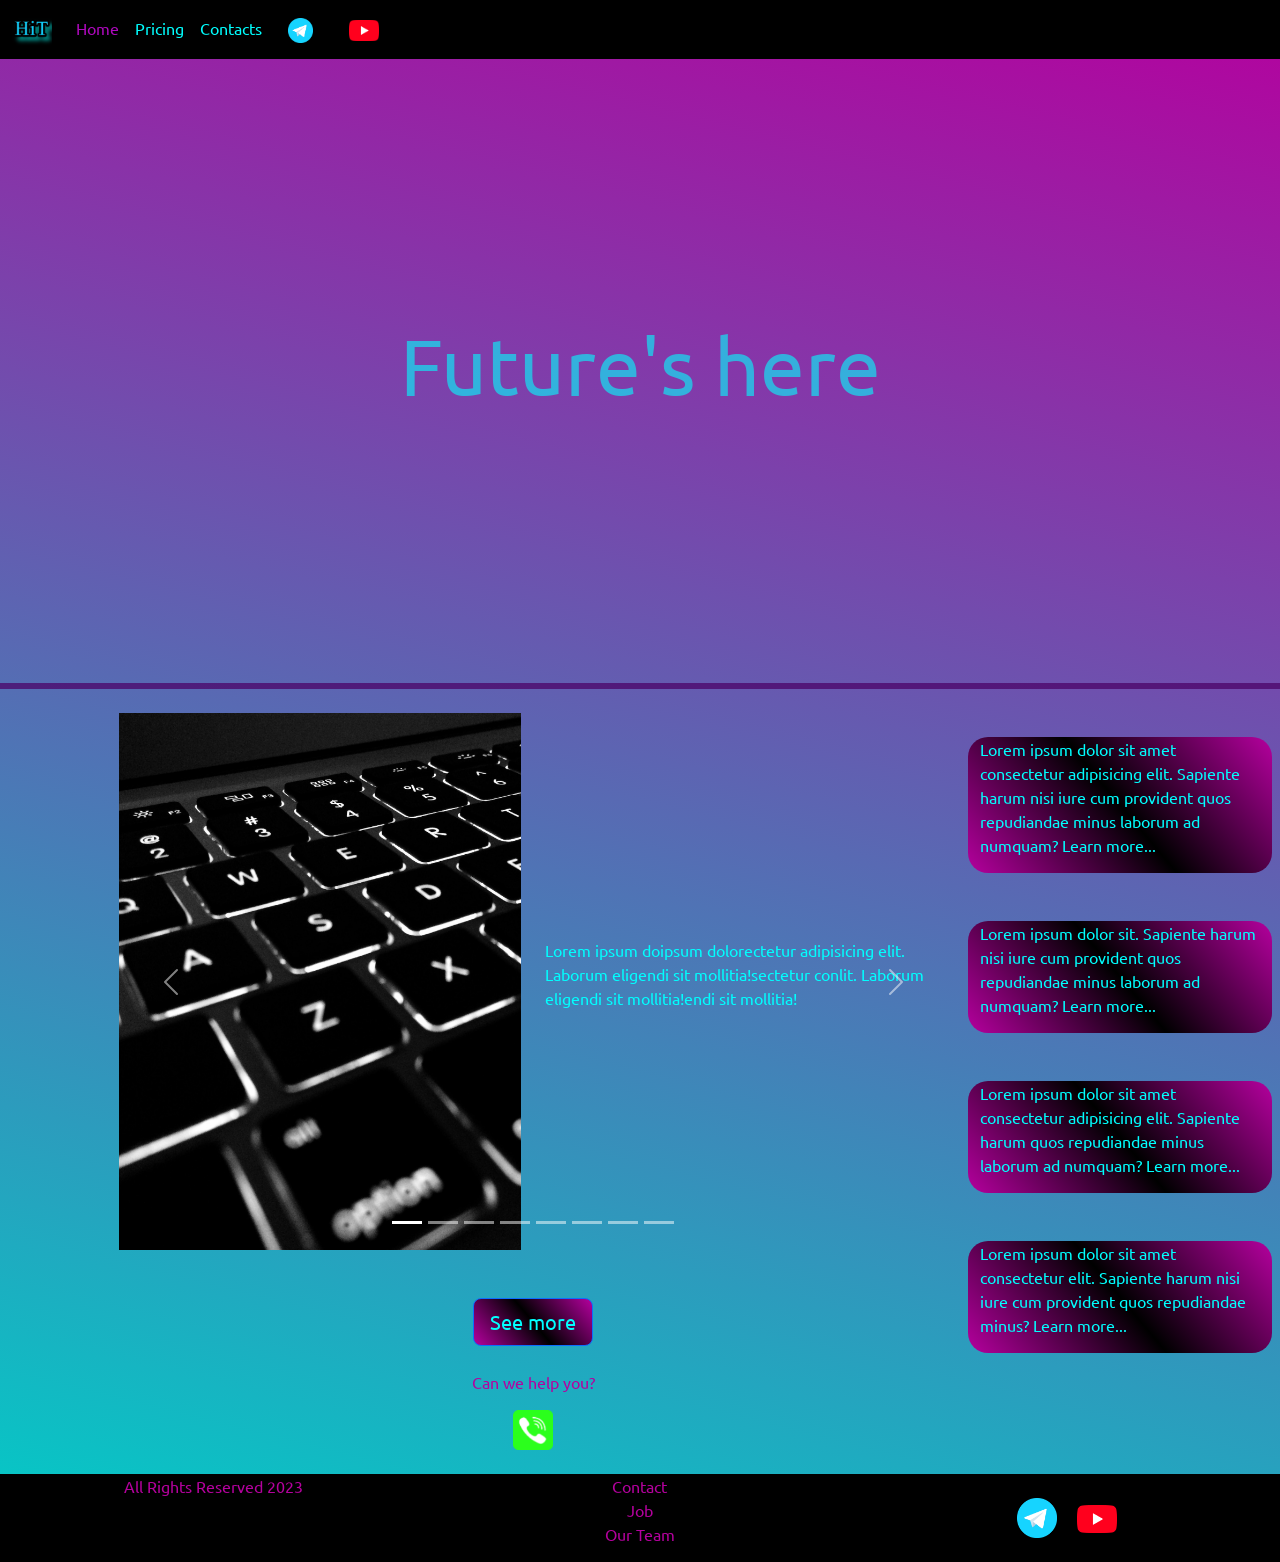
<file: Hit/index.html>
<!DOCTYPE html>
<html lang="en">

<head>
  <meta charset="UTF-8">
  <meta http-equiv="X-UA-Compatible" content="IE=edge">
  <meta name="viewport" content="width=device-width, initial-scale=1.0">
  <link href="https://cdn.jsdelivr.net/npm/bootstrap@5.3.0-alpha1/dist/css/bootstrap.min.css" rel="stylesheet"
    integrity="sha384-GLhlTQ8iRABdZLl6O3oVMWSktQOp6b7In1Zl3/Jr59b6EGGoI1aFkw7cmDA6j6gD" crossorigin="anonymous">
  <link rel="stylesheet" href="source/style/mycss.css">
  <link rel="stylesheet" href="source/style/bgVideo.css">

  <link rel="apple-touch-icon" sizes="180x180" href="source/icon/apple-touch-icon.png">
  <link rel="icon" type="image/png" sizes="32x32" href="source/icon/favicon-32x32.png">
  <link rel="icon" type="image/png" sizes="16x16" href="source/icon/favicon-16x16.png">
  <link rel="manifest" href="source/icon/site.webmanifest">

  <title>Hit</title>
</head>

<body>
  <header>
    <nav class="navbar navbar-expand-lg bg-black">
      <div class="container-fluid">
        <a class="navbar-brand" href="#"><img src="source/images/logo.png" alt=""></a>
        <button class="navbar-toggler" type="button" data-bs-toggle="collapse" data-bs-target="#navbarSupportedContent"
          aria-controls="navbarSupportedContent" aria-expanded="false" aria-label="Toggle navigation">
          <span class="navbar-toggler-icon"></span>
        </button>
        <div class="collapse navbar-collapse" id="navbarSupportedContent">
          <ul class="navbar-nav me-auto mb-2 mb-lg-0">
            <li class="nav-item">
              <a class="nav-link active" aria-current="page" href="index.html">Home</a>
            </li>
            <li class="nav-item">
              <a class="nav-link" href="pricing.html">Pricing</a>
            </li>
            <li class="nav-item">
              <a class="nav-link" href="pricing.html">Contacts</a>
            </li>
            <li class="nav-item">
              <a class="nav-link" href="pricing.html">
                <img style="width: 25px; margin-inline:10px;" src="source/images/tg.png" alt="tg">
              </a>
            </li>
            <li class="nav-item">
              <a class="nav-link" href="pricing.html">
                <img style="width: 30px; margin-inline:10px;" src="source/images/yt.png" alt="yt">
              </a>
            </li>
          </ul>
        </div>
      </div>
    </nav>
  </header>

  <section>

    <div class="bg-video">
      <video src="source/video/mixkit-northern-lights-of-blue-and-green-colors-in-the-night-4038-medium.mp4"
        type="video/mp4" autoplay muted loop></video>
      <div class="video-text">
        <p>Future's here</p>
      </div>
    </div>

    <div class="container-fluid mt-4">
      <div class="row">
        <div class="col-lg-1">
        </div>

        <div class="col-lg-8 col-md-12">
          <div class="row">

            <div id="carouselExampleIndicators" class="carousel slide" data-bs-ride="true">
              <div class="carousel-indicators">
                <button type="button" data-bs-target="#carouselExampleIndicators" data-bs-slide-to="0" class="active"
                  aria-current="true" aria-label="Slide 1"></button>
                <button type="button" data-bs-target="#carouselExampleIndicators" data-bs-slide-to="1"
                  aria-label="Slide 2"></button>
                <button type="button" data-bs-target="#carouselExampleIndicators" data-bs-slide-to="2"
                  aria-label="Slide 3"></button>
                <button type="button" data-bs-target="#carouselExampleIndicators" data-bs-slide-to="3"
                  aria-label="Slide 4"></button>
                <button type="button" data-bs-target="#carouselExampleIndicators" data-bs-slide-to="4"
                  aria-label="Slide 5"></button>
                <button type="button" data-bs-target="#carouselExampleIndicators" data-bs-slide-to="5"
                  aria-label="Slide 6"></button>
                <button type="button" data-bs-target="#carouselExampleIndicators" data-bs-slide-to="6"
                  aria-label="Slide 7"></button>
                <button type="button" data-bs-target="#carouselExampleIndicators" data-bs-slide-to="7"
                  aria-label="Slide 8"></button>
              </div>
              <div class="carousel-inner">
                <div class="carousel-item active">
                  <div class="d-block w-100">
                    <div class="row">
                      <div class="col-lg-6 col-md-6">
                        <img src="source/images/acc.png" class="w-100" alt="cpu">
                      </div>
                      <div class="col-lg-6 col-md-6 slide-text">
                        <p>Lorem ipsum doipsum dolorectetur adipisicing elit. Laborum eligendi sit mollitia!sectetur
                          conlit. Laborum eligendi sit mollitia!endi sit mollitia!</p>
                      </div>
                    </div>
                  </div>
                </div>
                <div class="carousel-item">
                  <div class="d-block w-100">
                    <div class="row">
                      <div class="col-lg-6 col-md-6">
                        <img src="source/images/controller.png" class="w-100" alt="controller">
                      </div>
                      <div class="col-lg-6 col-md-6 slide-text">
                        <p>Lorem ipsum dolor sit amet, consectetur adipisicing elit. LLorem gendi sit mollitia!aborum
                          eligendi sit mollitia!</p>
                      </div>
                    </div>
                  </div>
                </div>
                <div class="carousel-item">
                  <div class="d-block w-100">
                    <div class="row">
                      <div class="col-lg-6 col-md-6">
                        <img src="source/images/cpu.png" class="w-100" alt="cpu">
                      </div>
                      <div class="col-lg-6 col-md-6 slide-text">
                        <p>Lorem ipsum dolor sit amet, consectetur adipisicing elit. LLorem gendi sit mollitia!aborum
                          eligendi sit mollitia!</p>
                      </div>
                    </div>
                  </div>
                </div>
                <div class="carousel-item">
                  <div class="d-block w-100">
                    <div class="row">
                      <div class="col-lg-6 col-md-6">
                        <img src="source/images/gaming pc.png" class="w-100" alt="pc">
                      </div>
                      <div class="col-lg-6 col-md-6 slide-text">
                        <p>Lorem ipsum dolor sit amet, consectetur adipisicing elit. LLorem gendi sit mollitia!aborum
                          eligendi sit mollitia!</p>
                      </div>
                    </div>
                  </div>
                </div>
                <div class="carousel-item">
                  <div class="d-block w-100">
                    <div class="row">
                      <div class="col-lg-6 col-md-6">
                        <img src="source/images/gpu.png" class="w-100" alt="gpu">
                      </div>
                      <div class="col-lg-6 col-md-6 slide-text">
                        <p>Lorem ipsum dolor sit amet, consectetur adipisicing elit. LLorem gendi sit mollitia!aborum
                          eligendi sit mollitia!</p>
                      </div>
                    </div>
                  </div>
                </div>
                <div class="carousel-item">
                  <div class="d-block w-100">
                    <div class="row">
                      <div class="col-lg-6 col-md-6">
                        <img src="source/images/laptop.png" class="w-100" alt="laptop">
                      </div>
                      <div class="col-lg-6 col-md-6 slide-text">
                        <p>Lorem ipsum dolor sit amet, consectetur adipisicing elit. Laborum eligend olor sit amet,
                          consectetur adipisicing elit. Laborum eligendi sit mollitia!</p>
                      </div>
                    </div>
                  </div>
                </div>
                <div class="carousel-item">
                  <div class="d-block w-100">
                    <div class="row">
                      <div class="col-lg-6 col-md-6">
                        <img src="source/images/vr.png" class="w-100" alt="vr">
                      </div>
                      <div class="col-lg-6 col-md-6 slide-text">
                        <p>Lorem ipsum dolor sit amet, consectetur adipisicing elit. Laborum eligend olor sit amet,
                          consectetur adipisicing elit. Laborum eligendi sit mollitia!</p>
                      </div>
                    </div>
                  </div>
                </div>
                <div class="carousel-item">
                  <div class="d-block w-100">
                    <div class="row">
                      <div class="col-lg-6 col-md-6">
                        <img src="source/images/other.png" class="w-100" alt="other">
                      </div>
                      <div class="col-lg-6 col-md-6 slide-text">
                        <p>Lorem ipsum dolor sit amet, consectetur adipisicing elit. Laborum eligend olor sit amet,
                          consectetur adipisicing elit. Laborum eligendi sit mollitia!</p>
                      </div>
                    </div>
                  </div>
                </div>
              </div>
              <button class="carousel-control-prev" type="button" data-bs-target="#carouselExampleIndicators"
                data-bs-slide="prev">
                <span class="carousel-control-prev-icon" aria-hidden="true"></span>
                <span class="visually-hidden">Previous</span>
              </button>
              <button class="carousel-control-next" type="button" data-bs-target="#carouselExampleIndicators"
                data-bs-slide="next">
                <span class="carousel-control-next-icon" aria-hidden="true"></span>
                <span class="visually-hidden">Next</span>
              </button>
            </div>

            <div class="col-lg-12 col-md-12 text-center mt-4">
              <button type="button" class="btn btn-primary btn-lg mt-4">See more</button>
            </div>
            <div class="col-lg-12 col-md-12 text-center mt-4">
              <p style="color:#B5009E;">Can we help you?</p>
            </div>
            <div class="col-lg-12 col-md-12 text-center">
              <img class="phone-anim" style="width: 40px;" src="source/images/phone.png" alt="phone">
            </div>
          </div>
        </div>

        <div class="col-lg-3 col-md-12">
          <div class="row px-2">
            <div class="col-lg-12 my-4 sidebar">
              <p>Lorem ipsum dolor sit amet consectetur adipisicing elit. Sapiente harum nisi iure cum provident quos
                repudiandae minus laborum ad numquam? <a href="#">Learn more...</a></p>
            </div>
            <div class="col-lg-12 my-4 sidebar">
              <p>Lorem ipsum dolor sit. Sapiente harum nisi iure cum provident quos repudiandae minus laborum ad
                numquam? <a href="#">Learn more...</a></p>
            </div>
            <div class="col-lg-12 my-4 sidebar">
              <p>Lorem ipsum dolor sit amet consectetur adipisicing elit. Sapiente harum quos repudiandae minus laborum
                ad numquam? <a href="#">Learn more...</a></p>
            </div>
            <div class="col-lg-12 my-4 sidebar">
              <p>Lorem ipsum dolor sit amet consectetur elit. Sapiente harum nisi iure cum provident quos repudiandae
                minus? <a href="#">Learn more...</a></p>
            </div>
          </div>
        </div>

      </div>
    </div>
  </section>

  <footer class="mt-4">
    <div class="container-fluid">
      <div class="row footer-links">
        <div class="col-lg-4 col-md-12 footer-text text-center">
          <a href="">
            <p>All Rights Reserved 2023</p>
          </a>
        </div>
        <div class="col-lg-4 col-md-12 footer-text text-center">
          <p>Contact<br>Job<br>Our Team</p>
        </div>
        <div class="col-lg-4 col-md-12 media-links">
          <a href=""><img style="width: 40px; margin-inline:10px;" src="source/images/tg.png" alt="tg"></a>
          <a href=""><img style="width: 40px; margin-inline:10px;" src="source/images/yt.png" alt="yt"></a>
        </div>
      </div>
    </div>
  </footer>

  <script src="https://cdn.jsdelivr.net/npm/bootstrap@5.3.0-alpha1/dist/js/bootstrap.bundle.min.js"
    integrity="sha384-w76AqPfDkMBDXo30jS1Sgez6pr3x5MlQ1ZAGC+nuZB+EYdgRZgiwxhTBTkF7CXvN"
    crossorigin="anonymous"></script>
</body>

</html>
</file>
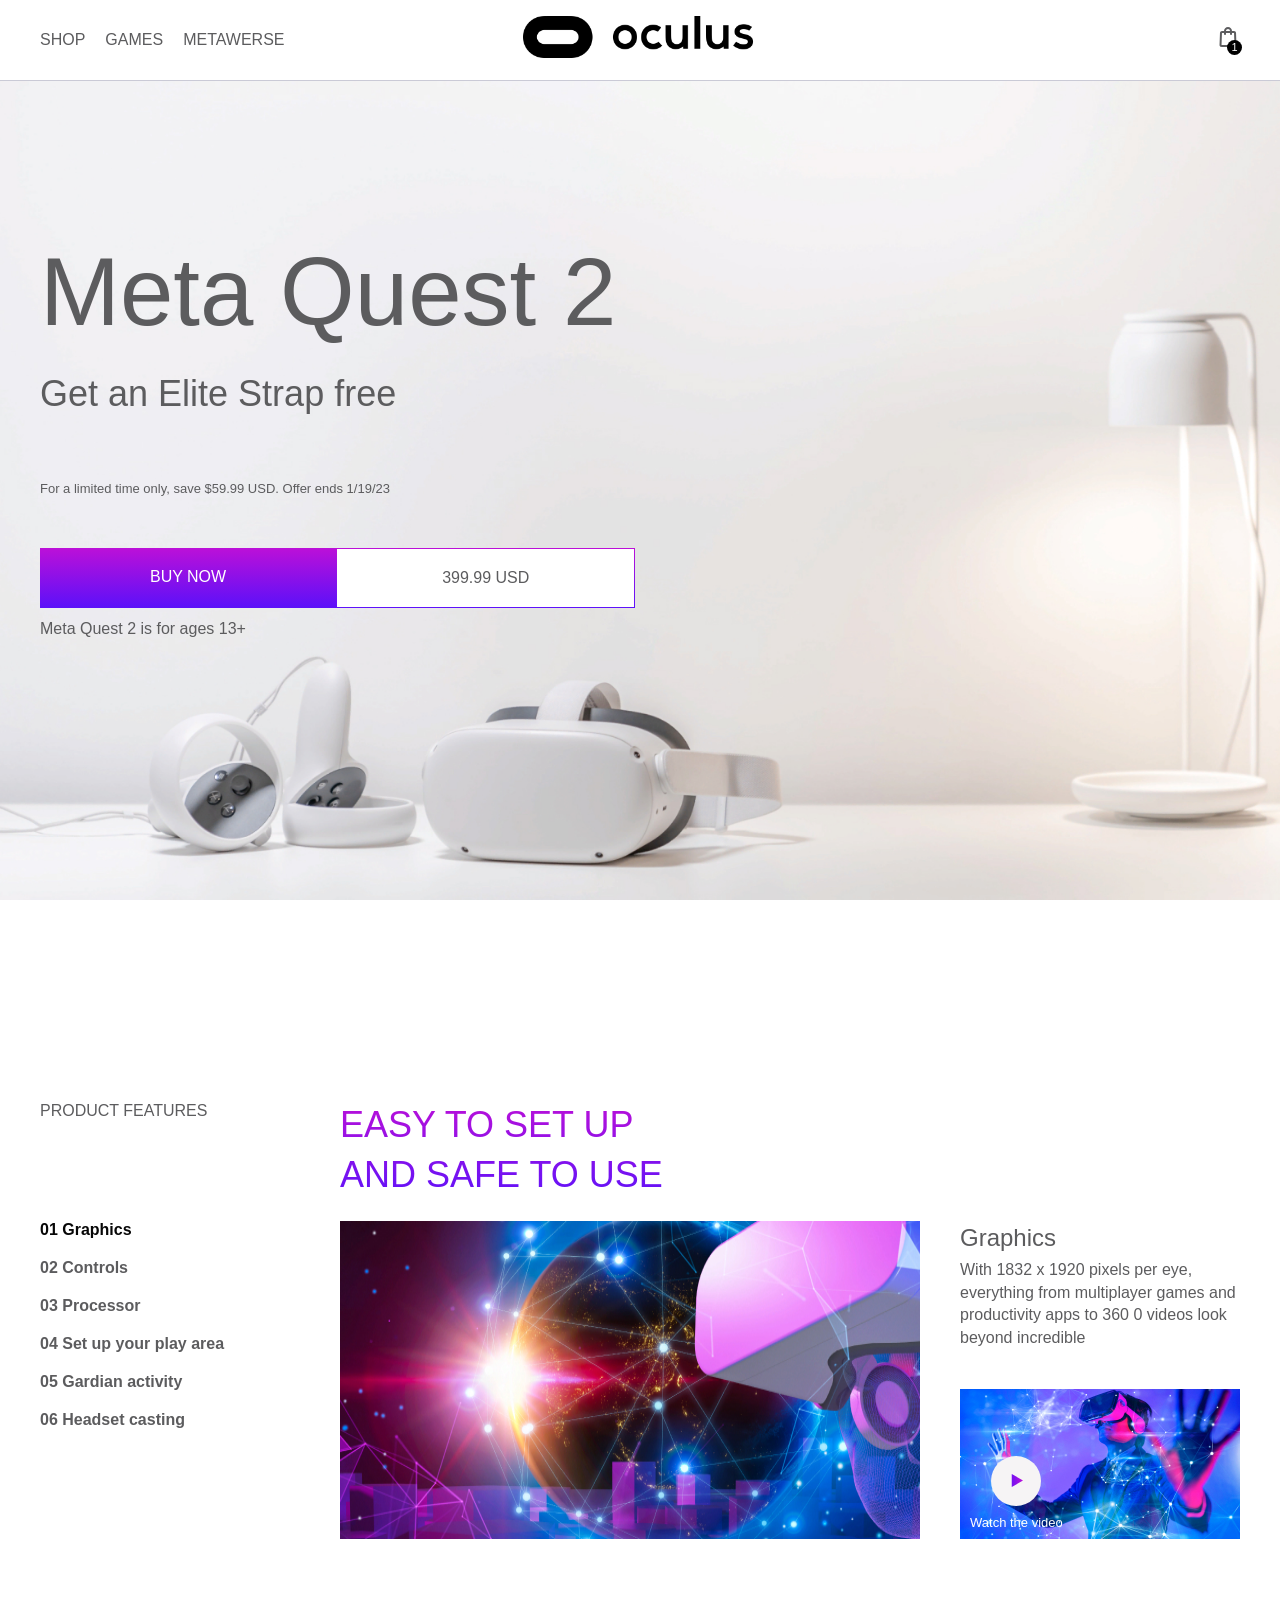
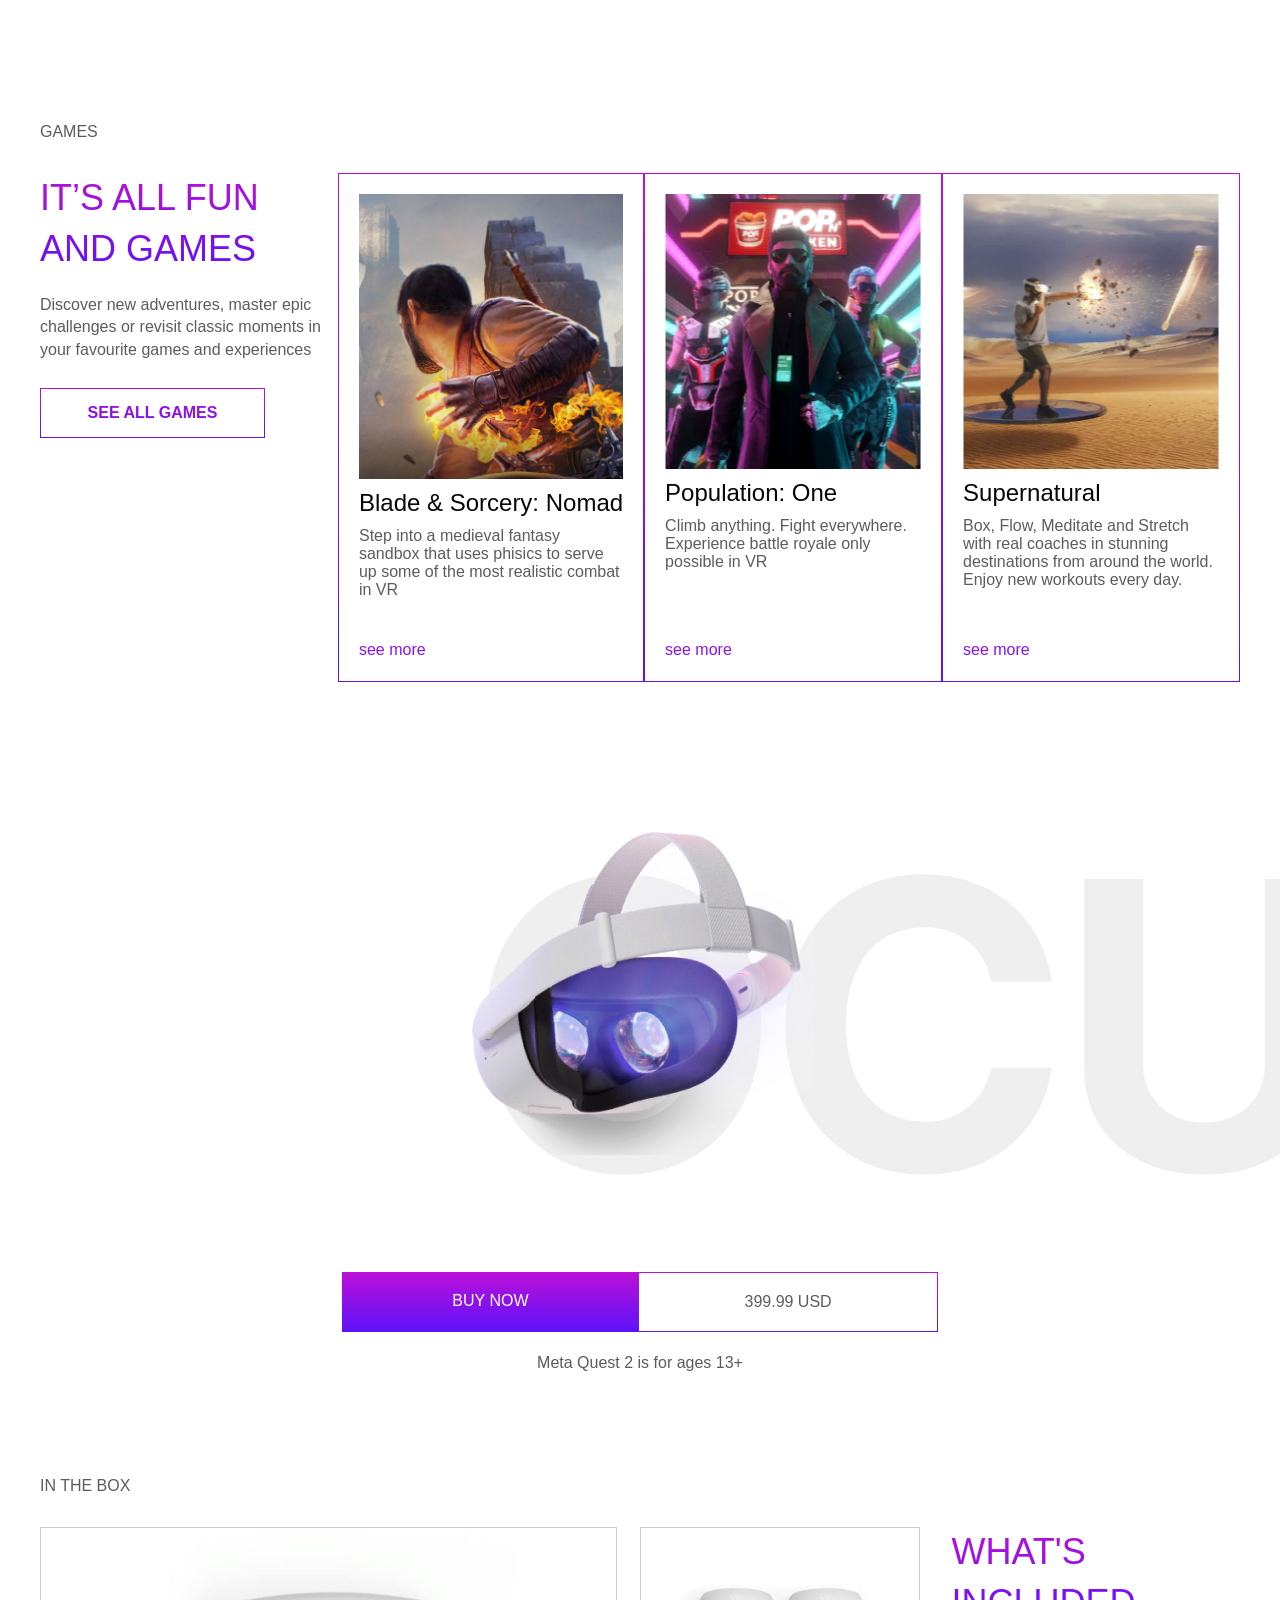
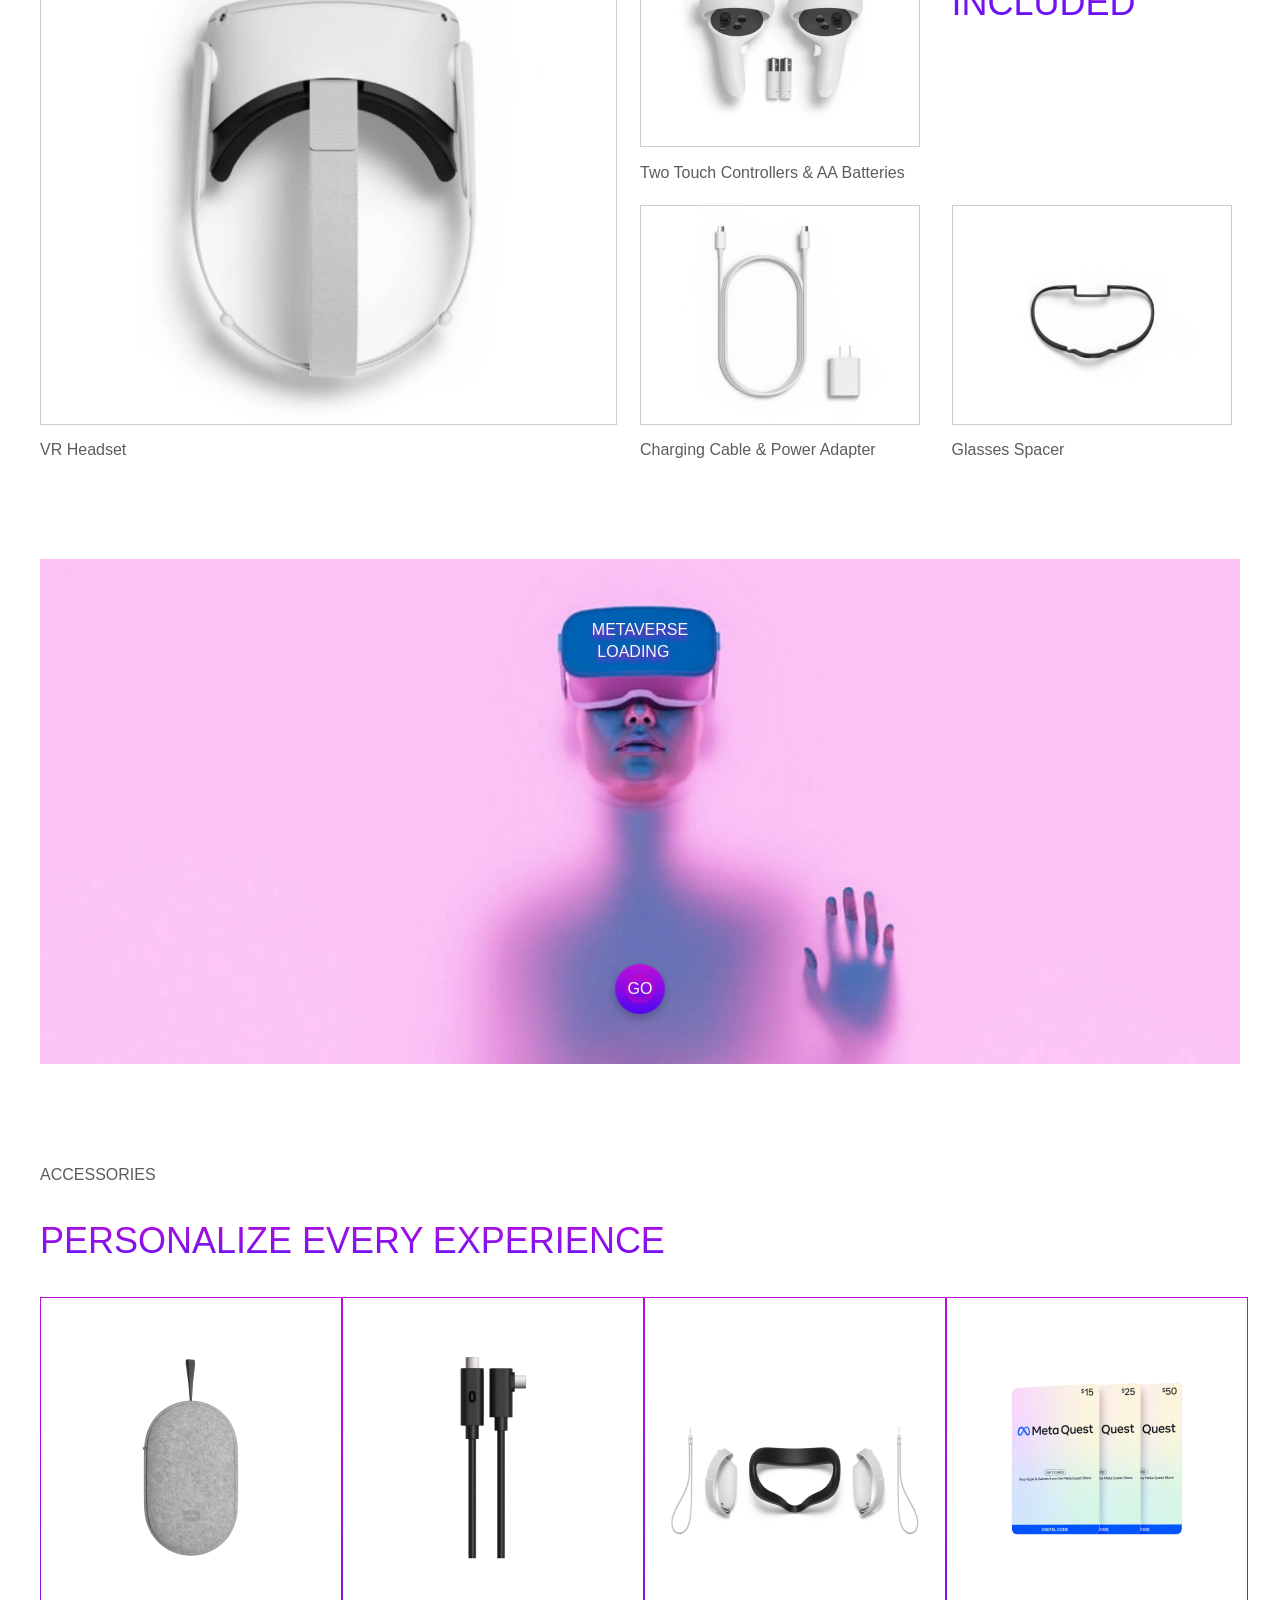
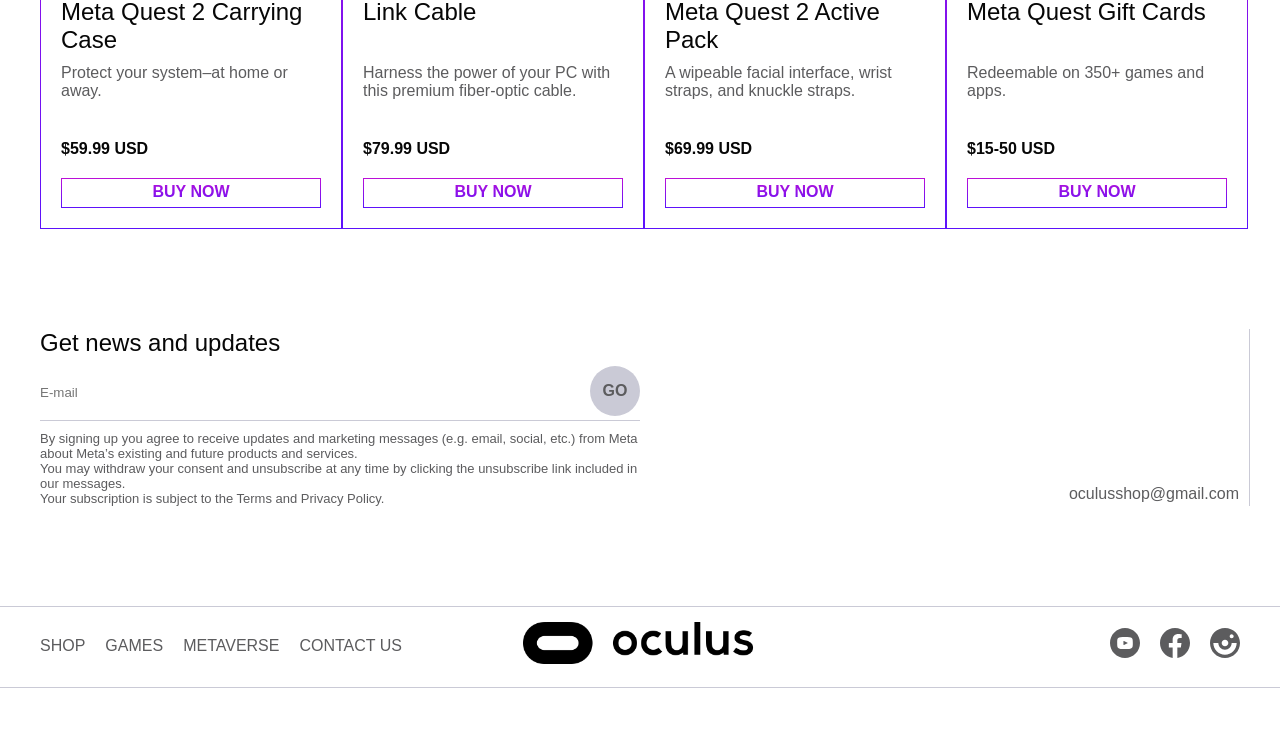
<file: Oculus/index.html>
<!DOCTYPE html>
<html lang="en">

<head>
  <meta charset="UTF-8">
  <meta name="viewport" content="width=device-width, initial-scale=1.0">
  <meta http-equiv="X-UA-Compatible" content="ie=edge">
  <title>Oculus</title>
  <link rel="stylesheet" href="css/reset.css">
  <link rel="stylesheet" href="css/style.css">

  <link rel="apple-touch-icon" sizes="180x180" href="favicon/apple-touch-icon.png">
  <link rel="icon" type="image/png" sizes="32x32" href="favicon/favicon-32x32.png">
  <link rel="icon" type="image/png" sizes="16x16" href="favicon/favicon-16x16.png">
  <link rel="manifest" href="favicon/site.webmanifest">
  <link href="https://fonts.googleapis.com/css2?family=Inter:wght@700&display=swap" rel="stylesheet">
</head>

<body>

  <header class="header">
    <div class="container">
      <nav class="nav">
        <button class="menu__btn">
          <span></span>
          <span></span>
          <span></span>
        </button>
        <ul class="menu menu--active">
          <li class="menu__list">
            <a href="#" class="menu__link">SHOP</a>
          </li>
          <li class="menu__list">
            <a href="#" class="menu__link">GAMES</a>
          </li>
          <li class="menu__list">
            <a href="#" class="menu__link">METAWERSE</a>
          </li>
        </ul>
        <a href="#" class="logo">
          <img src="images/logo.svg" alt="">
        </a>
        <a href="#" class="basket">
          <img src="images/basket.svg" alt="">
          <span>1</span>
        </a>
      </nav>
    </div>
  </header>

  <main class="main">

    <section class="top">
      <div class="container">
        <h1 class="title">Meta Quest 2</h1>
        <p class="subtitle">Get an Elite Strap free</p>
        <p class="top__text">
          For a limited time only, save $59.99 USD. Offer
          ends 1/19/23
        </p>
        <button class="buy-btn">
          <span class="buy-btn__text">BUY NOW</span>
          <span class="buy-btn__price">399.99 USD</span>
        </button>
        <p class="buy__text">Meta Quest 2 is for ages 13+</p>
      </div>
    </section>

    <section class="feature">
      <div class="container">
        <div class="feature__titles">
          <h2 class="feature__title section-title">
            PRODUCT FEATURES
          </h2>
          <p class="feature__text color-text">Easy to set up and safe to use</p>
        </div>

        <div class="tabs">
          <div class="tabs__btn">
            <button class="tabs__btn-item tabs__btn-item-active" data-button="content-1">
              01 Graphics
            </button>
            <button class="tabs__btn-item" data-button="content-2">
              02 Controls
            </button>
            <button class="tabs__btn-item" data-button="content-3">
              03 Processor
            </button>
            <button class="tabs__btn-item" data-button="content-4">
              04 Set up your play area
            </button>
            <button class="tabs__btn-item" data-button="content-5">
              05 Gardian activity
            </button>
            <button class="tabs__btn-item" data-button="content-6">
              06 Headset casting
            </button>
          </div>

          <div class="tabs__content">
            <div class="tabs__content-item tabs__content-item-active" id="content-1">
              <img class="tabs__content-img" src="images/content.jpg" alt="">
              <div class="tabs__content-box">
                <h3>Graphics</h3>
                <p>
                  With 1832 x 1920 pixels per eye, everything from multiplayer games and productivity apps to 360 0
                  videos look beyond incredible
                </p>
              </div>
              <div class="video">
                <button class="video__btn">
                  <img src="images/Play.svg" alt="">
                  <span>Watch the video</span>
                </button>
              </div>
            </div>
            <div class="tabs__content-item" id="content-2">
              <img class="tabs__content-img" src="images/content.jpg" alt="">
              <div class="tabs__content-box">
                <h3>Graphics</h3>
                <p>
                  With 1832 x 1920 pixels per eye, everything from multiplayer games and productivity apps to 360 0
                  videos look beyond incredible
                </p>
              </div>
              <div class="video">
                <button class="video__btn">
                  <img src="images/Play.svg" alt="">
                  <span>Watch the video</span>
                </button>
              </div>
            </div>
            <div class="tabs__content-item" id="content-3">
              <img class="tabs__content-img" src="images/content.jpg" alt="">
              <div class="tabs__content-box">
                <h3>Graphics</h3>
                <p>
                  With 1832 x 1920 pixels per eye, everything from multiplayer games and productivity apps to 360 0
                  videos look beyond incredible
                </p>
              </div>
              <div class="video">
                <button class="video__btn">
                  <img src="images/Play.svg" alt="">
                  <span>Watch the video</span>
                </button>
              </div>
            </div>
            <div class="tabs__content-item" id="content-4">
              <img class="tabs__content-img" src="images/content.jpg" alt="">
              <div class="tabs__content-box">
                <h3>Graphics</h3>
                <p>
                  With 1832 x 1920 pixels per eye, everything from multiplayer games and productivity apps to 360 0
                  videos look beyond incredible
                </p>
              </div>
              <div class="video">
                <button class="video__btn">
                  <img src="images/Play.svg" alt="">
                  <span>Watch the video</span>
                </button>
              </div>
            </div>
            <div class="tabs__content-item" id="content-5">
              <img class="tabs__content-img" src="images/content.jpg" alt="">
              <div class="tabs__content-box">
                <h3>Graphics</h3>
                <p>
                  With 1832 x 1920 pixels per eye, everything from multiplayer games and productivity apps to 360 0
                  videos look beyond incredible
                </p>
              </div>
              <div class="video">
                <button class="video__btn">
                  <img src="images/Play.svg" alt="">
                  <span>Watch the video</span>
                </button>
              </div>
            </div>
            <div class="tabs__content-item" id="content-6">
              <img class="tabs__content-img" src="images/content.jpg" alt="">
              <div class="tabs__content-box">
                <h3>Graphics</h3>
                <p>
                  With 1832 x 1920 pixels per eye, everything from multiplayer games and productivity apps to 360 0
                  videos look beyond incredible
                </p>
              </div>
              <div class="video">
                <button class="video__btn">
                  <img src="images/Play.svg" alt="">
                  <span>Watch the video</span>
                </button>
              </div>
            </div>
          </div>
        </div>
      </div>
    </section>

    <section class="game">
      <div class="container">
        <h2 class="section-title">
          Games
        </h2>
        <div class="game__inner">
          <div class="game__description">
            <p class="game__description-title color-text">
              It’s all fun and games
            </p>
            <p class="game__description-text">
              Discover new adventures, master epic challenges or revisit classic moments in your favourite games and
              experiences
            </p>
            <a href="#" class="game__link">SEE ALL GAMES</a>
          </div>
          <div class="game__item-card">
            <img class="game__item-img" src="images/nomad.jpg" alt="">
            <h3 class="game__item-title">
              Blade & Sorcery: Nomad
            </h3>
            <p class="game__item-text">
              Step into a medieval fantasy sandbox that uses phisics to serve up some of the most realistic combat in
              VR
            </p>
            <a href="#" class="game__item-link">
              see more
            </a>
          </div>
          <div class="game__item-card">
            <img class="game__item-img" src="images/population.jpg" alt="">
            <h3 class="game__item-title">
              Population: One
            </h3>
            <p class="game__item-text">
              Climb anything. Fight everywhere. Experience battle royale only possible in VR
            </p>
            <a href="#" class="game__item-link">
              see more
            </a>
          </div>
          <div class="game__item-card">
            <img class="game__item-img" src="images/supernatural.jpg" alt="">
            <h3 class="game__item-title">
              Supernatural
            </h3>
            <p class="game__item-text">
              Box, Flow, Meditate and Stretch with real coaches in stunning destinations from around the world. Enjoy
              new workouts every day.
            </p>
            <a href="#" class="game__item-link">
              see more
            </a>
          </div>
        </div>
      </div>
    </section>

    <section class="oculus">
      <marquee scrollamount="30" behavior="#" direction="#">
        <p>OCULUS</p>
      </marquee>
      <div class="oculus__inner">
        <img class="oculus-mask-img" src="images/oculus-mask.png" alt="">
        <button class="buy-btn oculus__btn">
          <span class="buy-btn__text">BUY NOW</span>
          <span class="buy-btn__price">399.99 USD</span>
        </button>
        <p class="buy__text">Meta Quest 2 is for ages 13+</p>
      </div>
    </section>

    <section class="inbox">
      <div class="container">
        <h2 class="section-title">in the box</h2>
        <div class="inbox__inner">
          <div class="inbox__item item-vr">
            <img src="images/vr.jpg" alt="">
            <h3 class="inbox__subtitle">VR Headset</h3>
          </div>
          <div class="inbox__item item-controllers">
            <img src="images/controllers.jpg" alt="">
            <h3 class="inbox__subtitle">Two Touch Controllers & AA Batteries</h3>
          </div>
          <div class="inbox__item item-text">
            <p class="inbox__description-title color-text">
              What's<br> included
            </p>
          </div>
          <div class="inbox__item item-cable">
            <img src="images/cable.jpg" alt="">
            <h3 class="inbox__subtitle">Charging Cable & Power Adapter</h3>
          </div>
          <div class="inbox__item item-glasses">
            <img src="images/glasses.jpg" alt="">
            <h3 class="inbox__subtitle">Glasses Spacer</h3>
          </div>
        </div>
      </div>
    </section>

    <section class="metaverse">
      <div class="container">
        <div class="metaverse__items">
          <div class="metaverse__item">
            <p class="metaverse__text">metaverse <br> loading<span class="dot1">.</span><span class="dot2">.</span><span
                class="dot3">.</span></p>
          </div>
          <button class="metaverse__btn">
            <a class="metaverse__link" href="#">go</a>
          </button>
        </div>
      </div>
    </section>

    <section class="accessories">
      <div class="container">
        <h2 class="section-title">ACCESSORIES</h2>
        <p class="accessories__title color-text">
          Personalize every experience
        </p>
        <div class="accessories__inner">
          <div class="accessories__items">
            <div class="accessories__item-card">
              <img class="accessories__item-img" src="images/case.png" alt="">
              <h3 class="accessories__item-title">
                Meta Quest 2 Carrying Case
              </h3>
              <p class="accessories__item-text">
                Protect your system–at home or away.
              </p>
              <span class="accessories__price">$59.99 USD</span>
              <a href="#" class="accessories__link">buy now</a>
            </div>
          </div>
          <div class="accessories__items">
            <div class="accessories__item-card">
              <img class="accessories__item-img" src="images/linkCable.png" alt="">
              <h3 class="accessories__item-title">
                Link Cable
              </h3>
              <p class="accessories__item-text">
                Harness the power of your PC with this premium fiber-optic cable.
              </p>
              <span class="accessories__price">$79.99 USD</span>
              <a href="#" class="accessories__link">buy now</a>
            </div>
          </div>
          <div class="accessories__items">
            <div class="accessories__item-card">
              <img class="accessories__item-img" src="images/pack.png" alt="">
              <h3 class="accessories__item-title">
                Meta Quest 2 Active Pack
              </h3>
              <p class="accessories__item-text">
                A wipeable facial interface, wrist straps, and knuckle straps.
              </p>
              <span class="accessories__price">$69.99 USD</span>
              <a href="#" class="accessories__link">buy now</a>
            </div>
          </div>
          <div class="accessories__items">
            <div class="accessories__item-card">
              <img class="accessories__item-img" src="images/cards.png" alt="">
              <h3 class="accessories__item-title">
                Meta Quest Gift Cards
              </h3>
              <p class="accessories__item-text">
                Redeemable on 350+ games and apps.
              </p>
              <span class="accessories__price">$15-50 USD</span>
              <a href="#" class="accessories__link">buy now</a>
            </div>
          </div>
        </div>
      </div>
    </section>

    <section class="contacts">
      <div class="container">
        <h2 class="contacts__title">
          Get news and updates
        </h2>
        <div class="contacts__inner">
          <div class="contacts__form">
            <form class="form">
              <input type="text" placeholder="E-mail" class="form__input">
              <button type="submit" class="form__btn">go</button>
            </form>
            <p class="contacts__text">
              By signing up you agree to receive updates and marketing messages (e.g. email, social, etc.) from Meta
              about Meta’s existing and future products and services.<br>
              You may withdraw your consent and unsubscribe at any time by clicking the unsubscribe link included in our
              messages.<br>
              Your subscription is subject to the Terms and Privacy Policy.
            </p>
          </div>
          <a href="mailto:oculusshop@gmail.com" class="contacts__link">oculusshop@gmail.com</a>
        </div>
      </div>
    </section>
  </main>

  <footer class="footer">
    <div class="container">
      <nav class="footer__nav">
        <ul class="footer__menu">
          <li class="footer__item">
            <a href="#" class="footer__link">shop</a>
          </li>
          <li class="footer__item">
            <a href="" class="footer__link">games</a>
          </li>
          <li class="footer__item">
            <a href="" class="footer__link">metaverse</a>
          </li>
          <li class="footer__item">
            <a href="" class="footer__link">contact us</a>
          </li>
        </ul>
        <a href="#" class="logo"><img src="images/logo.svg" alt="logo"></a>
        <div class="footer__social">
          <a href="" class="social__link"><img src="images/youtube.svg" alt="youtube"></a>
          <a href="" class="social__link"><img src="images/facebook.svg" alt="facebook"></a>
          <a href="" class="social__link"><img src="images/instagram.svg" alt="instagram"></a>
        </div>
      </nav>
    </div>
  </footer>

  <script src="js/main.js"></script>
</body>

</html>
</file>
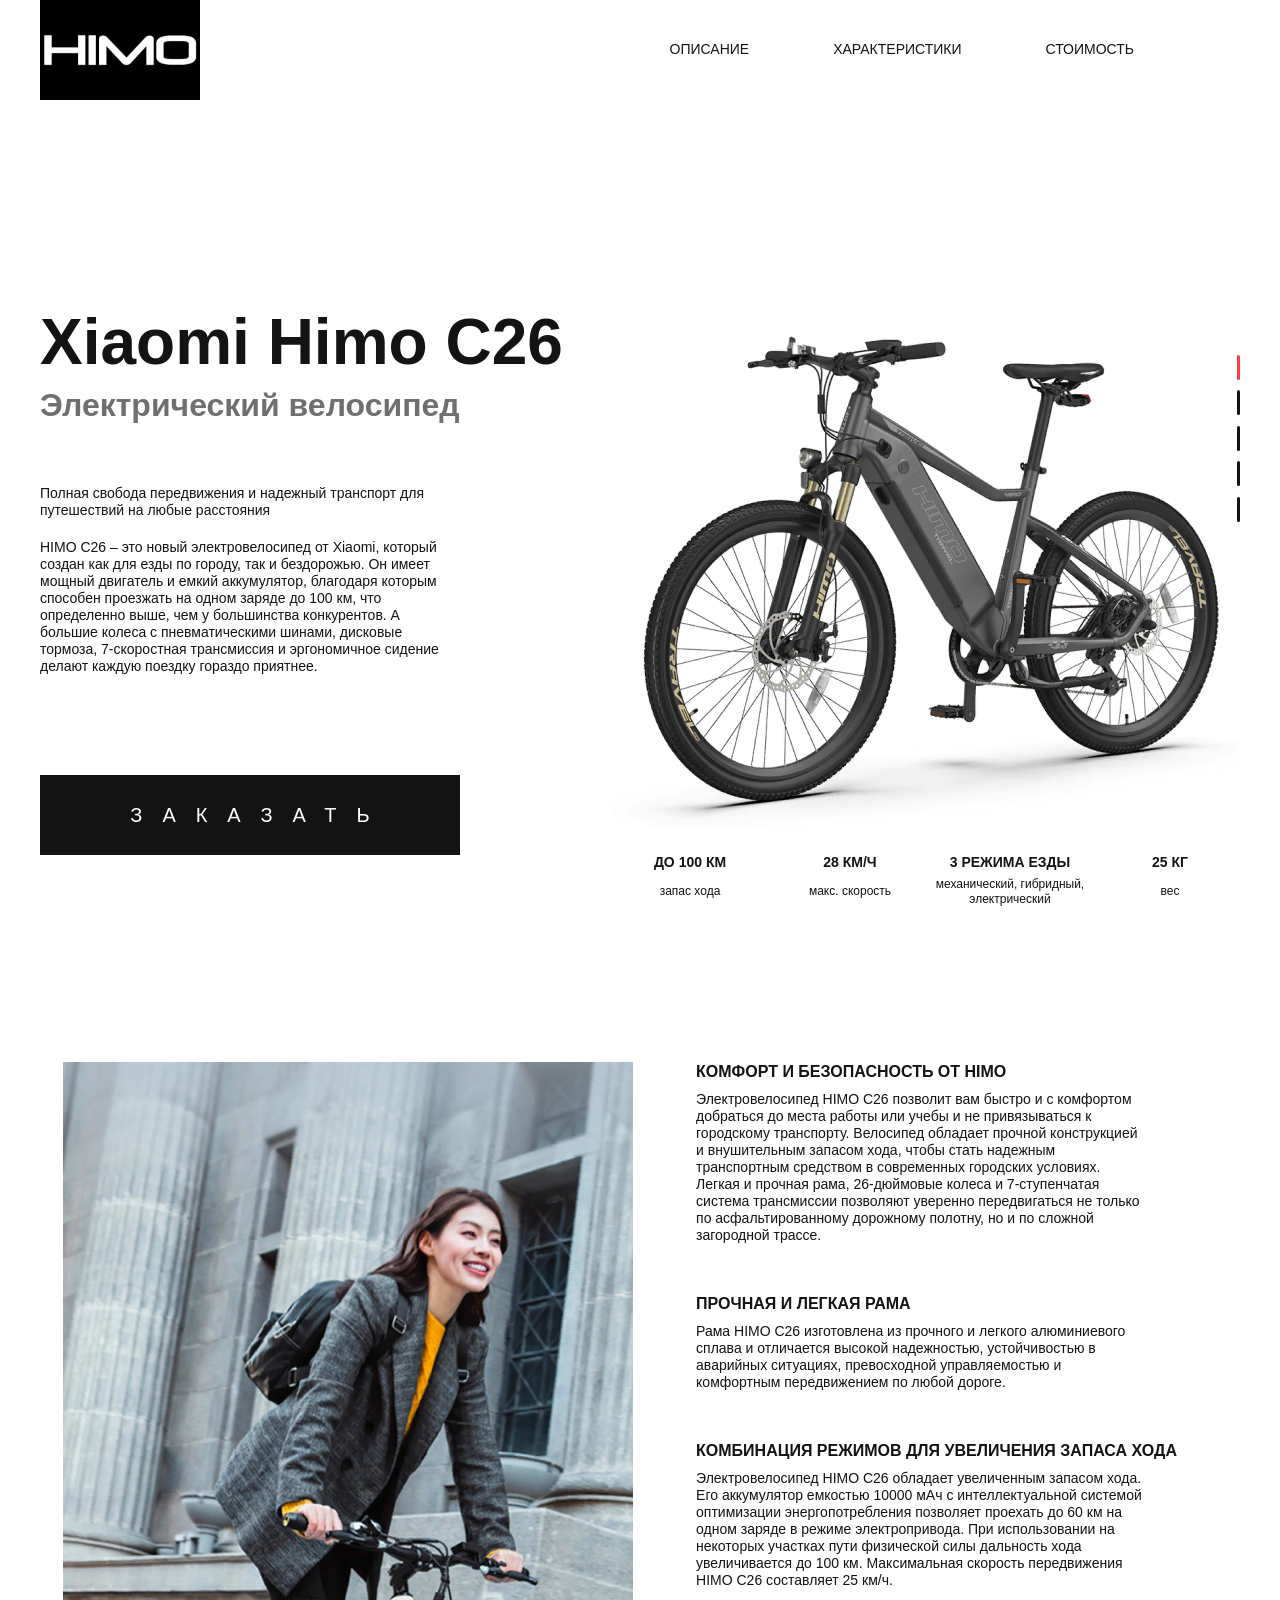
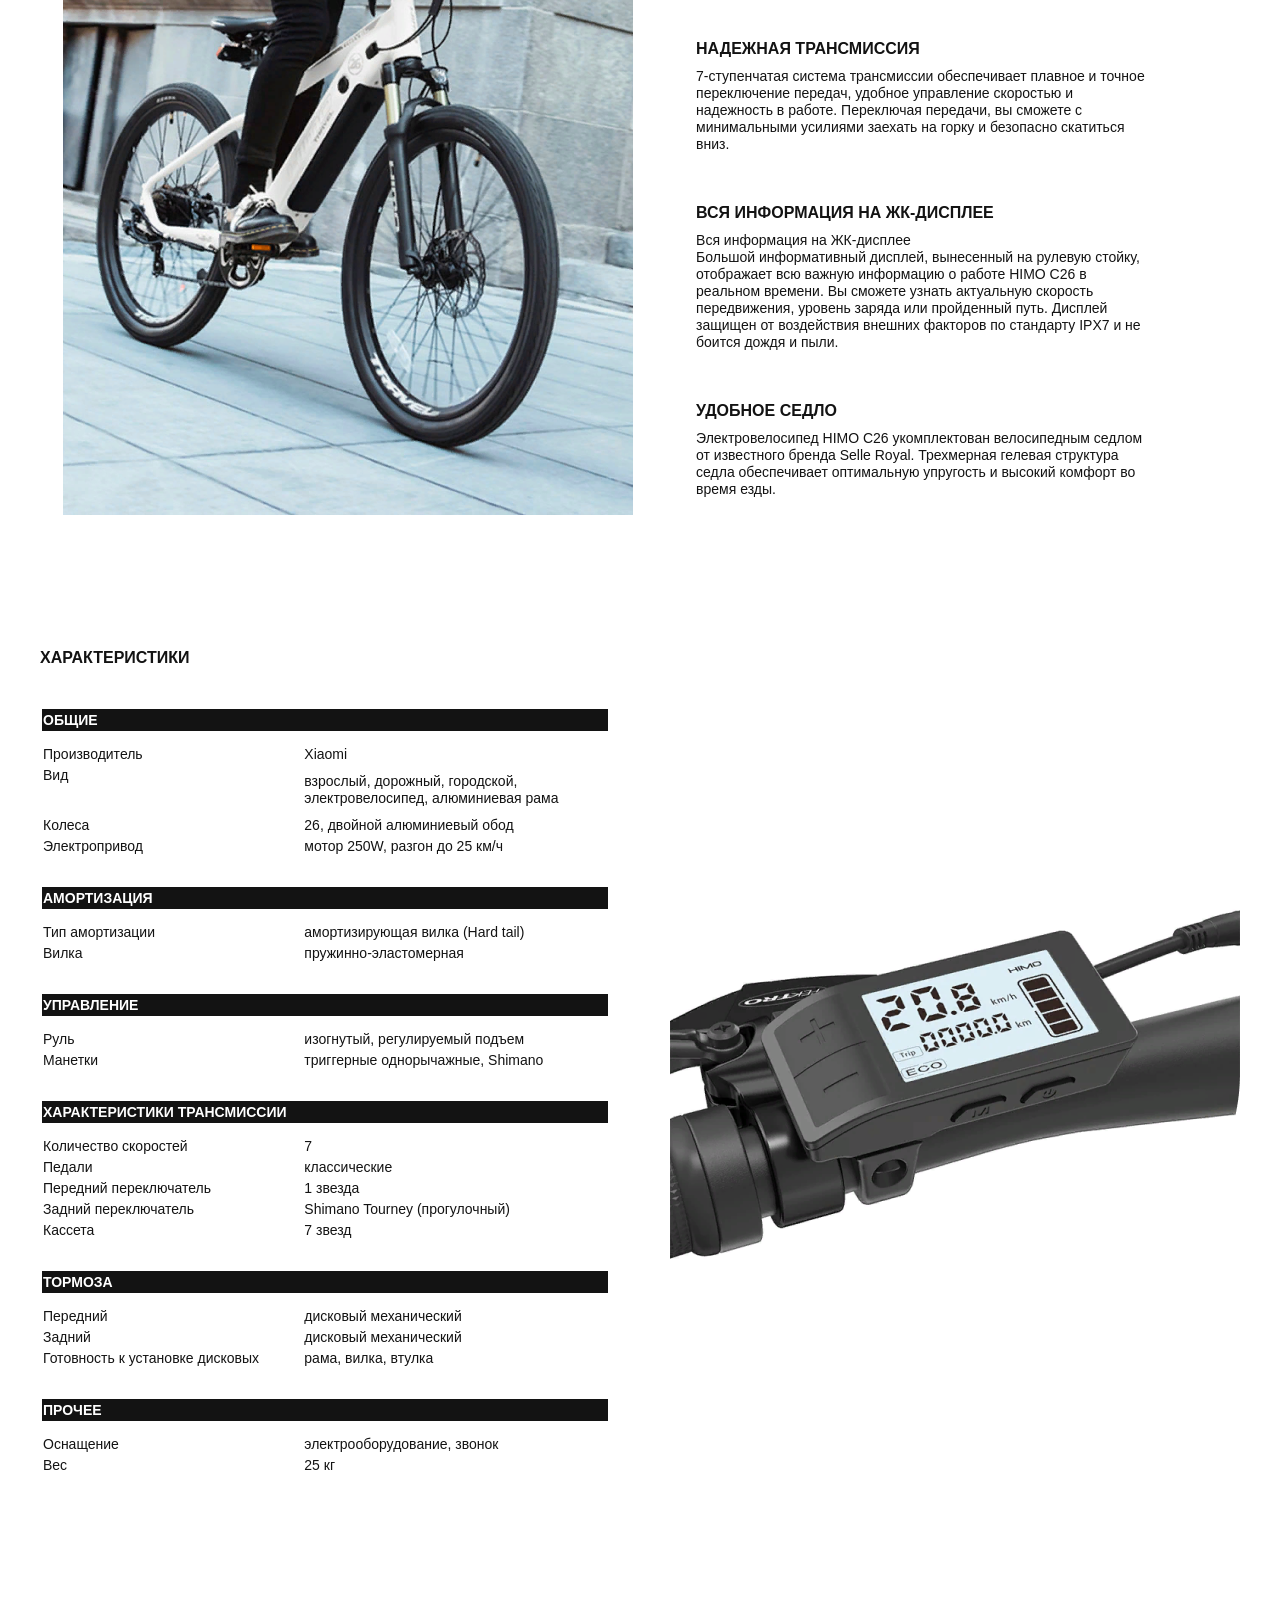
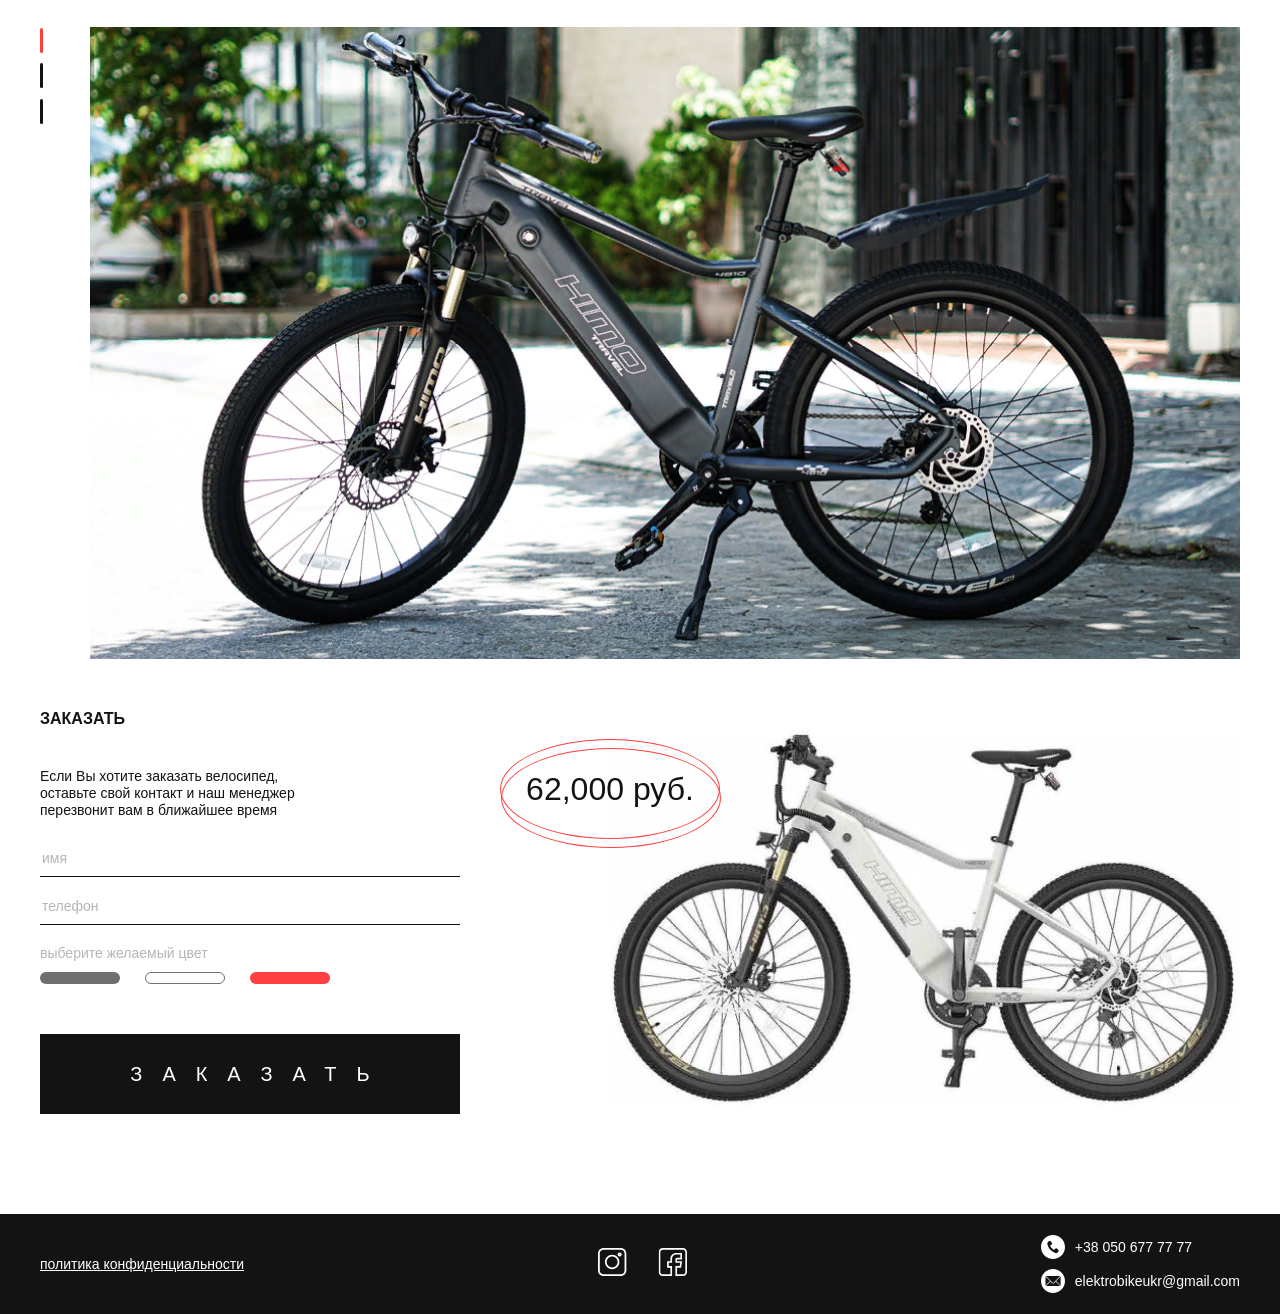
<file: Xiaomi Himo/start/index.html>
<!DOCTYPE html>
<html lang="ru">

<head>
    <meta charset="UTF-8">
    <meta name="viewport" content="width=device-width, initial-scale=1.0">
    <title>Xiaomi Himo</title>
    <link rel="stylesheet" href="css/normalize.css">
    <link rel="stylesheet" href="css/slick.css">
    <link rel="stylesheet" href="css/style.css">
    <link rel="apple-touch-icon" sizes="180x180" href="favicon/apple-touch-icon.png">
    <link rel="icon" type="image/png" sizes="32x32" href="favicon/favicon-32x32.png">
    <link rel="icon" type="image/png" sizes="16x16" href="favicon/favicon-16x16.png">
    <link rel="manifest" href="favicon/site.webmanifest">
</head>

<body>

    <header class="header">
        <div class="container">
            <div class="header__inner">
                <a href="#" class="logo">
                    <img src="images/logoHimo.svg" alt="">
                </a>
                <nav class="menu">
                    <ul class="menu__list">
                        <li class="menu__item">
                            <a href="#main" class="menu__link">ОПИСАНИЕ</a>
                        </li>
                        <li class="menu__item mrg">
                            <a href="#specifications" class="menu__link">ХАРАКТЕРИСТИКИ</a>
                        </li>
                        <li class="menu__item">
                            <a href="#order" class="menu__link">СТОИМОСТЬ</a>
                        </li>
                    </ul>
                </nav>
            </div>
        </div>
    </header>

    <section class="bike">
        <div class="container">
            <div class="bike__inner">
                <div class="bike__column-descriptions">
                    <h1 class="bike__title">
                        Xiaomi Himo C26
                    </h1>
                    <h2 class="bike__subtitle">
                        Электрический велосипед
                    </h2>
                    <p class="bike__text">Полная свобода передвижения и надежный транспорт для путешествий на любые
                        расстояния
                    </p>
                    <p class="bike__text">HIMO C26 – это новый электровелосипед от Xiaomi, который создан как для езды
                        по городу, так и бездорожью. Он имеет мощный двигатель и емкий аккумулятор, благодаря которым
                        способен проезжать на одном заряде до 100 км, что определенно выше, чем у большинства
                        конкурентов. А большие колеса с пневматическими шинами, дисковые тормоза, 7-скоростная
                        трансмиссия и эргономичное сидение делают каждую поездку гораздо приятнее.
                    </p>
                    <button class="btn btn__bike"><a class="btn__link" href="#order">заказать</a></button>
                </div>
                <div class="bike__column-slider">
                    <div class="bike__slider">
                        <img src="images/headBike-1.png" alt="" class="bike__slider-item">
                        <img src="images/headBike-2.png" alt="" class="bike__slider-item">
                        <img src="images/headBike-3.png" alt="" class="bike__slider-item">
                        <img src="images/headBike-4.png" alt="" class="bike__slider-item">
                        <img src="images/headBike-5.png" alt="" class="bike__slider-item">
                    </div>
                    <ul class="bike__list">
                        <li class="bike__list-item">
                            <span class="bike__list-num">до 100 км</span>
                            <span class="bike__list-text">запас хода</span>
                        </li>
                        <li class="bike__list-item">
                            <span class="bike__list-num">28 км/ч</span>
                            <span class="bike__list-text">макс. скорость</span>
                        </li>
                        <li class="bike__list-item">
                            <span class="bike__list-num">3 режима езды</span>
                            <span class="bike__list-text">механический, гибридный, электрический</span>
                        </li>
                        <li class="bike__list-item">
                            <span class="bike__list-num">25 кг</span>
                            <span class="bike__list-text">вес</span>
                        </li>
                    </ul>
                </div>
            </div>
        </div>
    </section>

    <section class="main" id="main">
        <div class="container">
            <div class="main__inner">
                <div class="main__column-img">
                    <a href="#"><img src="images/bikeGirl.png" alt=""></a>
                </div>
                <div class="main__column-descriptions">
                    <div class="main__descriptions">
                        <h3 class="main__subtitle">
                            Комфорт и безопасность от HIMO
                        </h3>
                        <p class="main__text">
                            Электровелосипед HIMO C26 позволит вам быстро и с комфортом добраться до места работы или
                            учебы и не привязываться к городскому транспорту. Велосипед обладает прочной конструкцией и
                            внушительным запасом хода, чтобы стать надежным транспортным средством в современных
                            городских условиях. Легкая и прочная рама, 26-дюймовые колеса и 7-ступенчатая система
                            трансмиссии позволяют уверенно передвигаться не только по асфальтированному дорожному
                            полотну, но и по сложной загородной трассе.
                        </p>
                    </div>
                    <div class="main__descriptions">
                        <h3 class="main__subtitle">
                            Прочная и легкая рама
                        </h3>
                        <p class="main__text">
                            Рама HIMO C26 изготовлена из прочного и легкого алюминиевого сплава и отличается высокой
                            надежностью, устойчивостью в аварийных ситуациях, превосходной управляемостью и комфортным
                            передвижением по любой дороге.
                        </p>
                    </div>
                    <div class="main__descriptions">
                        <h3 class="main__subtitle">
                            Комбинация режимов для увеличения запаса хода
                        </h3>
                        <p class="main__text">
                            Электровелосипед HIMO C26 обладает увеличенным запасом хода. Его аккумулятор емкостью 10000
                            мАч с интеллектуальной системой оптимизации энергопотребления позволяет проехать до 60 км на
                            одном заряде в режиме электропривода. При использовании на некоторых участках пути
                            физической силы дальность хода увеличивается до 100 км. Максимальная скорость передвижения
                            HIMO C26 составляет 25 км/ч.
                        </p>
                    </div>
                    <div class="main__descriptions">
                        <h3 class="main__subtitle">
                            Надежная трансмиссия
                        </h3>
                        <p class="main__text">
                            7-ступенчатая система трансмиссии обеспечивает плавное и точное переключение передач,
                            удобное управление скоростью и надежность в работе. Переключая передачи, вы сможете с
                            минимальными усилиями заехать на горку и безопасно скатиться вниз.
                        </p>
                    </div>
                    <div class="main__descriptions">
                        <h3 class="main__subtitle">
                            Вся информация на ЖК-дисплее
                        </h3>
                        <p class="main__text">
                            Вся информация на ЖК-дисплее<br>
                            Большой информативный дисплей, вынесенный на рулевую стойку, отображает всю важную
                            информацию о работе HIMO C26 в реальном времени. Вы сможете узнать актуальную скорость
                            передвижения, уровень заряда или пройденный путь. Дисплей защищен от воздействия внешних
                            факторов по стандарту IPX7 и не боится дождя и пыли.
                        </p>
                    </div>
                    <div class="main__descriptions">
                        <h3 class="main__subtitle">
                            Удобное седло
                        </h3>
                        <p class="main__text">
                            Электровелосипед HIMO C26 укомплектован велосипедным седлом от известного бренда Selle
                            Royal. Трехмерная гелевая структура седла обеспечивает оптимальную упругость и высокий
                            комфорт во время езды.
                        </p>
                    </div>
                </div>
            </div>
        </div>
    </section>

    <section class="specifications" id="specifications">
        <div class="container">

            <h2 class="specifications__title">
                ХАРАКТЕРИСТИКИ
            </h2>

            <div class="specifications__inner">

                <table class="specifications__table">
                    <tr>
                        <td class="table__title" colspan="2">Общие</td>
                    </tr>
                    <tr>
                        <td class="table__p-top">Производитель</td>
                        <td class="table__p-top">Xiaomi</td>
                    </tr>
                    <tr>
                        <td class="table__p-bottom">Вид</td>
                        <td>взрослый, дорожный, городской,<br>электровелосипед, алюминиевая рама</td>
                    </tr>
                    <tr>
                        <td>Колеса</td>
                        <td>26, двойной алюминиевый обод</td>
                    </tr>
                    <tr>
                        <td class="table__p-bottom">Электропривод</td>
                        <td class="table__p-bottom">мотор 250W, разгон до 25 км/ч</td>
                    </tr>
                    <tr>
                        <td class="table__title" colspan="2">Амортизация</td>
                    </tr>
                    <tr>
                        <td class="table__p-top">Тип амортизации</td>
                        <td class="table__p-top">амортизирующая вилка (Hard tail)</td>
                    </tr>
                    <tr>
                        <td class="table__p-bottom">Вилка</td>
                        <td class="table__p-bottom">пружинно-эластомерная</td>
                    </tr>
                    <tr>
                        <td class="table__title" colspan="2">Управление</td>
                    </tr>
                    <tr>
                        <td class="table__p-top">Руль</td>
                        <td class="table__p-top">изогнутый, регулируемый подъем</td>
                    </tr>
                    <tr>
                        <td class="table__p-bottom">Манетки</td>
                        <td class="table__p-bottom">триггерные однорычажные, Shimano</td>
                    </tr>
                    <tr>
                        <td class="table__title" colspan="2">Характеристики трансмиссии</td>
                    </tr>
                    <tr>
                        <td class="table__p-top">Количество скоростей</td>
                        <td class="table__p-top">7</td>
                    </tr>
                    <tr>
                        <td>Педали</td>
                        <td>классические</td>
                    </tr>
                    <tr>
                        <td>Передний переключатель</td>
                        <td>1 звезда</td>
                    </tr>
                    <tr>
                        <td>Задний переключатель</td>
                        <td>Shimano Tourney (прогулочный)</td>
                    </tr>
                    <tr>
                        <td class="table__p-bottom">Кассета</td>
                        <td class="table__p-bottom">7 звезд</td>
                    </tr>
                    <tr>
                        <td class="table__title" colspan="2">Тормоза</td>
                    </tr>
                    <tr>
                        <td class="table__p-top">Передний</td>
                        <td class="table__p-top">дисковый механический</td>
                    </tr>
                    <tr>
                        <td>Задний</td>
                        <td>дисковый механический</td>
                    </tr>
                    <tr>
                        <td class="table__p-bottom">Готовность к установке дисковых</td>
                        <td class="table__p-bottom">рама, вилка, втулка</td>
                    </tr>
                    <tr>
                        <td class="table__title" colspan="2">Прочее</td>
                    </tr>
                    <tr>
                        <td class="table__p-top">Оснащение</td>
                        <td class="table__p-top">электрооборудование, звонок</td>
                    </tr>
                    <tr>
                        <td>Вес</td>
                        <td>25 кг</td>
                    </tr>
                </table>

                <div class="specifications__img-item">
                    <img class="specifications__img" src="images/speed.png" alt="speed">
                </div>
            </div>
        </div>
    </section>

    <section class="slider-down">
        <div class="container">
            <div class="slider__items">
                <div class="slider__item">
                    <img src="images/mainBike-1.png" alt="" class="slider__img">
                </div>
                <div class="slider__item">
                    <img src="images/mainBike-2.png" alt="" class="slider__img">
                </div>
                <div class="slider__item">
                    <img src="images/mainBike-3.png" alt="" class="slider__img">
                </div>
            </div>
        </div>
    </section>

    <section class="order" id="order">
        <div class="container">
            <div class="order__inner">
                <div class="order__form">
                    <h2 class="order__title">Заказать</h2>
                    <p class="order__descriptions">Если Вы хотите заказать велосипед, оставьте свой контакт и наш
                        менеджер перезвонит вам в ближайшее время
                    </p>
                    <div class="order__input-texts">
                        <input class="order__input-text" type="text" placeholder="имя">
                        <input class="order__input-text" type="tel" placeholder="телефон">
                    </div>
                    <p class="order__input-select">выберите желаемый цвет</p>
                    <div class="order__input-box">
                        <label class="order__labels">
                            <input type="radio" class="order__input-radio" name="radio">
                            <div class="order__bike">
                                <img src="images/downMainBike-2.png" alt="grey" class="order__bike-img">
                                <p class="order__bike-price"><span class="price">63,500 руб.</span></p>
                            </div>
                            <div class="order__radio-style order__radio-style--grey"></div>
                        </label>
                        <label class="order__labels">
                            <input type="radio" class="order__input-radio" name="radio" checked>
                            <div class="order__bike">
                                <img src="images/downMainBike-1.png" alt="white" class="order__bike-img">
                                <p class="order__bike-price"><span class="price">62,000 руб.</span></p>
                            </div>
                            <div class="order__radio-style order__radio-style--white"></div>
                        </label>
                        <label class="order__labels">
                            <input type="radio" class="order__input-radio" name="radio">
                            <div class="order__bike">
                                <img src="images/downMainBike-3.png" alt="red" class="order__bike-img">
                                <p class="order__bike-price"><span class="price">65,700 руб.</span></p>
                            </div>
                            <div class="order__radio-style order__radio-style--red"></div>
                        </label>
                    </div>
                </div>
                <button class="btn btn__order"><a class="btn__link" href="#order">заказать</a></button>
            </div>
        </div>
    </section>
    
    <footer class="footer">
        <div class="container">
            <div class="footer__inner">
                <p class="footer__confidential">
                    Политика конфиденциальности
                </p>
                <div class="footer__social">
                    <a href="#" class="inst__link"><img src="images/insta.svg" alt="inst"></a>
                    <a href="#" class="facebook__link"><img src="images/facebook.svg" alt="facebook"></a>
                </div>
                <div class="footer__labels">
                    <label class="phone"> 
                        <a href="tel:+380506777777" class="phone__link">
                            <img class="phone__img" src="images/phone.svg" alt="">
                            +38 050 677 77 77
                        </a>
                    </label>
                    <label class="mail">
                        <a href="mailto:elektrobikeukr@gmail.com&body=Привет!"
                            class="mail__link"><img class="mail__img" src="images/mail.svg" alt="mail">
                            elektrobikeukr@gmail.com
                        </a>
                    </label>
                </div>
            </div>
        </div>
    </footer>

    <script src="https://ajax.googleapis.com/ajax/libs/jquery/3.6.3/jquery.min.js"></script>
    <script src="js/slick.min.js"></script>
    <script src="js/main.js"></script>
</body>

</html>
</file>
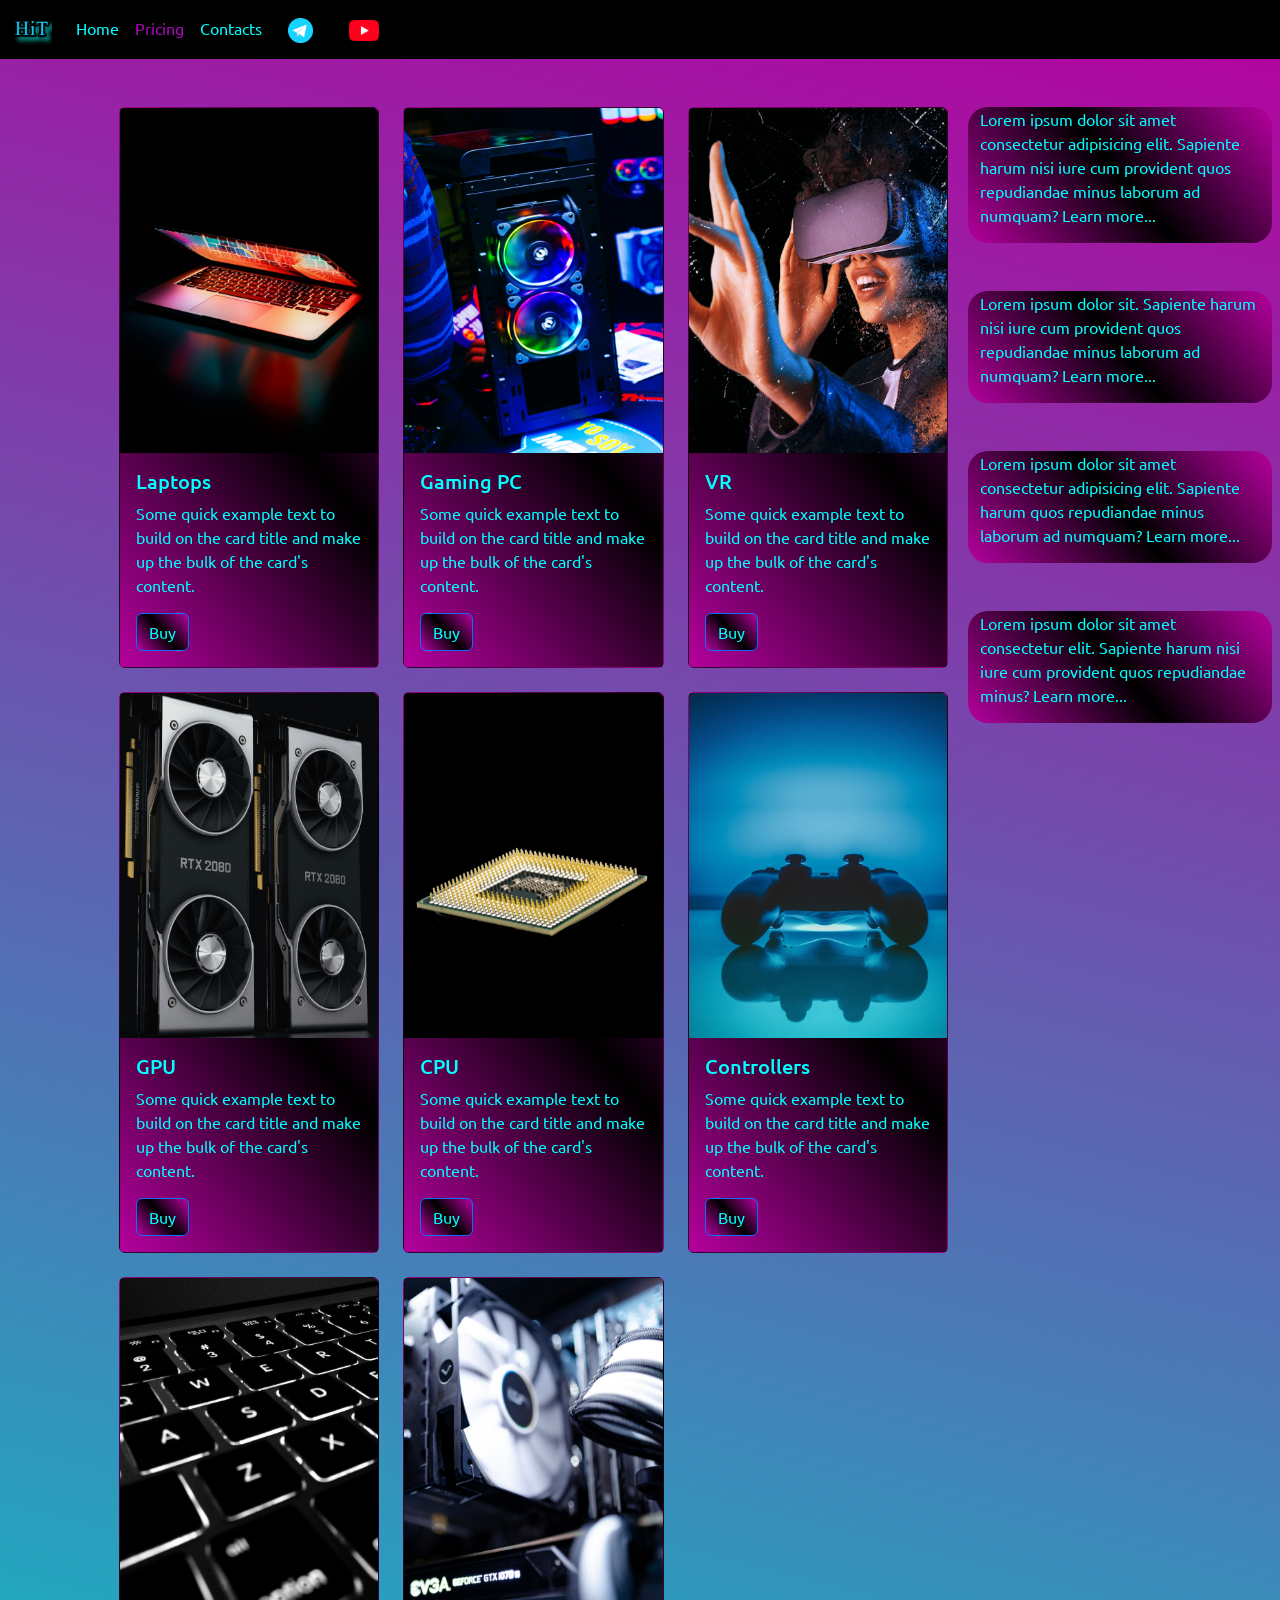
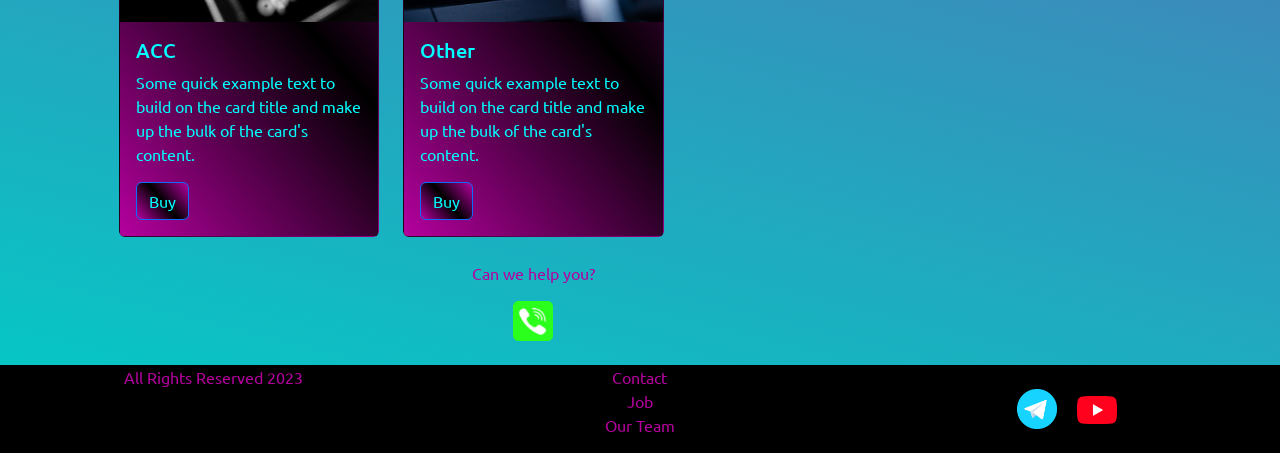
<file: Hit/pricing.html>
<!DOCTYPE html>
<html lang="en">

<head>
  <meta charset="UTF-8">
  <meta http-equiv="X-UA-Compatible" content="IE=edge">
  <meta name="viewport" content="width=device-width, initial-scale=1.0">
  <link href="https://cdn.jsdelivr.net/npm/bootstrap@5.3.0-alpha1/dist/css/bootstrap.min.css" rel="stylesheet"
    integrity="sha384-GLhlTQ8iRABdZLl6O3oVMWSktQOp6b7In1Zl3/Jr59b6EGGoI1aFkw7cmDA6j6gD" crossorigin="anonymous">
  <link rel="stylesheet" href="source/style/mycss.css">
  <title>Pricing</title>
</head>

<body>
  <header>
    <nav class="navbar navbar-expand-lg bg-black">
      <div class="container-fluid">
        <a class="navbar-brand" href="#"><img src="source/images/logo.png" alt=""></a>
        <button class="navbar-toggler" type="button" data-bs-toggle="collapse" data-bs-target="#navbarSupportedContent"
          aria-controls="navbarSupportedContent" aria-expanded="false" aria-label="Toggle navigation">
          <span class="navbar-toggler-icon"></span>
        </button>
        <div class="collapse navbar-collapse" id="navbarSupportedContent">
          <ul class="navbar-nav me-auto mb-2 mb-lg-0">
            <li class="nav-item">
              <a class="nav-link " aria-current="page" href="index.html">Home</a>
            </li>
            <li class="nav-item">
              <a class="nav-link active" href="pricing.html">Pricing</a>
            </li>
            <li class="nav-item">
              <a class="nav-link" href="pricing.html">Contacts</a>
            </li>
            <li class="nav-item">
              <a class="nav-link" href="pricing.html">
                <img style="width: 25px; margin-inline:10px;" src="source/images/tg.png" alt="tg">
              </a>
            </li>
            <li class="nav-item">
              <a class="nav-link" href="pricing.html">
                <img style="width: 30px; margin-inline:10px;" src="source/images/yt.png" alt="yt">
              </a>
            </li>
          </ul>
        </div>
      </div>
    </nav>
  </header>

  <section>
    <div class="container-fluid mt-4">

      <div class="row">
        <div class="col-lg-1">
        </div>

        <div class="col-lg-8 col-md-12">
          <div class="row">
            <div class="col-lg-4 col-md-6 mt-4">
              <div class="card">
                <a href="#"><img src="source/images/laptop.png" class="card-img-top" alt="Laptop"></a>
                <div class="card-body">
                  <h5 class="card-title"><a href="#">Laptops</a></h5>
                  <p class="card-text"><a href="#">
                      Some quick example text to build on the card title and make up the bulk of the card's
                      content.
                    </a></p>
                  <a href="#" class="btn btn-primary">Buy</a>
                </div>
              </div>
            </div>
            <div class="col-lg-4 col-md-6 mt-4">
              <div class="card">
                <a href="#"><img src="source/images/gaming pc.png" class="card-img-top" alt="gaming pc"></a>
                <div class="card-body">
                  <h5 class="card-title"><a href="#">Gaming PC</a></h5>
                  <p class="card-text"><a href="#">
                      Some quick example text to build on the card title and make up the bulk of the card's
                      content.
                    </a></p>
                  <a href="#" class="btn btn-primary">Buy</a>
                </div>
              </div>
            </div>
            <div class="col-lg-4 col-md-6 mt-4">
              <div class="card">
                <a href="#"><img src="source/images/vr.png" class="card-img-top" alt="VR"></a>
                <div class="card-body">
                  <h5 class="card-title"><a href="#">VR</a></h5>
                  <p class="card-text"><a href="#">
                      Some quick example text to build on the card title and make up the bulk of the card's
                      content.
                    </a></p>
                  <a href="#" class="btn btn-primary">Buy</a>
                </div>
              </div>
            </div>
            <div class="col-lg-4 col-md-6 mt-4">
              <div class="card">
                <a href="#"><img src="source/images/gpu.png" class="card-img-top" alt="gpu"></a>
                <div class="card-body">
                  <h5 class="card-title"><a href="#">GPU</a></h5>
                  <p class="card-text"><a href="#">
                      Some quick example text to build on the card title and make up the bulk of the card's
                      content.
                    </a></p>
                  <a href="#" class="btn btn-primary">Buy</a>
                </div>
              </div>
            </div>
            <div class="col-lg-4 col-md-6 mt-4">
              <div class="card">
                <a href="#"><img src="source/images/cpu.png" class="card-img-top" alt="cpu"></a>
                <div class="card-body">
                  <h5 class="card-title"><a href="#">CPU</a></h5>
                  <p class="card-text"><a href="#">
                      Some quick example text to build on the card title and make up the bulk of the card's
                      content.
                    </a></p>
                  <a href="#" class="btn btn-primary">Buy</a>
                </div>
              </div>
            </div>
            <div class="col-lg-4 col-md-6 mt-4">
              <div class="card">
                <a href="#"><img src="source/images/controller.png" class="card-img-top" alt="controllers"></a>
                <div class="card-body">
                  <h5 class="card-title"><a href="#">Controllers</a></h5>
                  <p class="card-text"><a href="#">
                      Some quick example text to build on the card title and make up the bulk of the card's
                      content.
                    </a></p>
                  <a href="#" class="btn btn-primary">Buy</a>
                </div>
              </div>
            </div>
            <div class="col-lg-4 col-md-6 mt-4">
              <div class="card">
                <a href="#"><img src="source/images/acc.png" class="card-img-top" alt="acc"></a>
                <div class="card-body">
                  <h5 class="card-title"><a href="#">ACC</a></h5>
                  <p class="card-text"><a href="#">
                      Some quick example text to build on the card title and make up the bulk of the card's
                      content.
                    </a></p>
                  <a href="#" class="btn btn-primary">Buy</a>
                </div>
              </div>
            </div>
            <div class="col-lg-4 col-md-6 mt-4">
              <div class="card">
                <a href="#"><img src="source/images/other.png" class="card-img-top" alt="other"></a>
                <div class="card-body">
                  <h5 class="card-title"><a href="#">Other</a></h5>
                  <p class="card-text"><a href="#">
                      Some quick example text to build on the card title and make up the bulk of the card's
                      content.
                    </a></p>
                  <a href="#" class="btn btn-primary">Buy</a>
                </div>
              </div>
            </div>
          </div>
          <div class="col-lg-12 col-md-12 text-center mt-4">
            <p style="color:#B5009E;">Can we help you?</p>
          </div>
          <div class="col-lg-12 col-md-12 text-center">
            <img class="phone-anim" style="width: 40px;" src="source/images/phone.png" alt="phone">
          </div>
        </div>

        <div class="col-lg-3 col-md-12">
          <div class="row px-2">
            <div class="col-lg-12 my-4 sidebar">
              <p>Lorem ipsum dolor sit amet consectetur adipisicing elit. Sapiente harum nisi iure cum provident quos
                repudiandae minus laborum ad numquam? <a href="#">Learn more...</a></p>
            </div>
            <div class="col-lg-12 my-4 sidebar">
              <p>Lorem ipsum dolor sit. Sapiente harum nisi iure cum provident quos repudiandae minus laborum ad
                numquam? <a href="#">Learn more...</a></p>
            </div>
            <div class="col-lg-12 my-4 sidebar">
              <p>Lorem ipsum dolor sit amet consectetur adipisicing elit. Sapiente harum quos repudiandae minus laborum
                ad numquam? <a href="#">Learn more...</a></p>
            </div>
            <div class="col-lg-12 my-4 sidebar">
              <p>Lorem ipsum dolor sit amet consectetur elit. Sapiente harum nisi iure cum provident quos repudiandae
                minus? <a href="#">Learn more...</a></p>
            </div>
          </div>
        </div>

      </div>


    </div>
  </section>

  <footer class="mt-4">
    <div class="container-fluid">
      <div class="row footer-links">
        <div class="col-lg-4 col-md-12 footer-text text-center">
          <a href="">
            <p>All Rights Reserved 2023</p>
          </a>
        </div>
        <div class="col-lg-4 col-md-12 footer-text text-center">
          <a href="">
            <p>Contact<br>Job<br>Our Team</p>
          </a>
        </div>
        <div class="col-lg-4 col-md-12 media-links">
          <a href=""><img style="width: 40px; margin-inline:10px;" src="source/images/tg.png" alt="tg"></a>
          <a href=""><img style="width: 40px; margin-inline:10px;" src="source/images/yt.png" alt="yt"></a>
        </div>
      </div>
    </div>
  </footer>

  <script src="https://cdn.jsdelivr.net/npm/bootstrap@5.3.0-alpha1/dist/js/bootstrap.bundle.min.js"
    integrity="sha384-w76AqPfDkMBDXo30jS1Sgez6pr3x5MlQ1ZAGC+nuZB+EYdgRZgiwxhTBTkF7CXvN"
    crossorigin="anonymous"></script>
</body>

</html>
</file>
<file: Hit/source/style/mycss.css>
@import url('https://fonts.googleapis.com/css?family=Ubuntu&display=swap');

a{
    text-decoration: none;
    color: aqua;
}
body{
    background: linear-gradient(14deg, #00CEC7 0%, #B5009E 100%);
    font-family: Ubuntu, serif;
}

.nav-link{
    color: aqua;
}

.nav-link:hover{
color: antiquewhite;
}

.navbar-nav .nav-link.active{
    color: rgb(174, 9, 189);
}

.navbar-brand img{
    width:40px;
}

.nav-link dropdown-toggle:hover{
    color:antiquewhite;
}

.navbar-toggler{
    background: linear-gradient(50deg, #B5009E 0%, rgb(17, 189, 219) 50%, #B5009E 100%);
    padding: 3px;
}

.navbar-toggler:hover{
    transform: scale(1.06);
}

.sidebar{
    color: aqua;
    background: linear-gradient(50deg, #B5009E 0%, rgb(0, 0, 0) 50%, #B5009E 100%);
    border-radius: 20px;
}

.card{
    color: aqua;
    background: linear-gradient(50deg, #B5009E 0%, rgb(0, 0, 0) 50%, #B5009E 100%); 
}

.slide-text{
    color: aqua;
    margin: auto;
}

.footer-text{
    color: rgb(174, 9, 189);
}

footer{
    background-color: black;
}

.footer-links p{
    color:#B5009E;
}

.footer-links p:hover{
    color: antiquewhite;
}

.media-links{
    display:flex;
    justify-content: center;
    align-items: center;
}

.phone-anim{
    animation: Phone 2s ease 0s infinite normal forwards;
}

@keyframes Phone {
	0%,
	100% {
		transform: rotate(0deg);
		transform-origin: 50% 50%;
	}

	10% {
		transform: rotate(8deg);
	}

	20%,
	40%,
	60% {
		transform: rotate(-10deg);
	}

	30%,
	50%,
	70% {
		transform: rotate(10deg);
	}

	80% {
		transform: rotate(-8deg);
	}

	90% {
		transform: rotate(8deg);
	}
}

.btn-primary{
    color: aqua;
    background: linear-gradient(50deg, #B5009E 0%, rgb(0, 0, 0) 50%, #B5009E 100%); 
}

@media (max-width:755px) {
    .carousel-indicators{
        display:none;
    }
}
</file>
<file: Hit/source/style/bgVideo.css>
.bg-video{
    width:100%;
    height: 70vh;
    position: relative;
    display:flex;
    justify-content: center;
    align-items: center;
    
}

.bg-video video{
    width:100%;
    height: 70vh;
    position: absolute;
    top:0;
    left:0;
    object-fit: cover;
    z-index:1;
    border-bottom:solid 6px #4c0468be;
}

.video-text {
    color: rgba(0, 255, 255, 0.603);
    z-index:2;
    font-size: 5em;
}

@media (max-width:500px) {
    .video-text p{
        text-align: center;
    }
}
</file>
<file: Oculus/css/style.css>
@font-face {
  font-family: 'Helvetica', sans-serif;
  src: url(fonts/Helvetica.woff2);
  font-style: normal;
  font-weight: 400;
}

@font-face {
  font-family: 'Helvetica-Bold', sans-serif;
  src: url(fonts/Helvetica.woff2);
  font-style: normal;
  font-weight: 700;
}

html {
  box-sizing: border-box;
}

*,
*::before,
*::after {
  box-sizing: inherit;
}

a {
  color: inherit;
  text-decoration: none;
}

li {
  list-style: none;
}

span {
  padding: 0;
  margin: 0;
}

img {
  max-width: 100%;
  pointer-events: none;
}

button {
  color: inherit;
  font-size: inherit;
  background-color: transparent;
  border: none;
  cursor: pointer;
  font-family: inherit;
  padding: 0;
}

.container {
  max-width: 1220px;
  padding: 0 10px;
  margin: 0 auto;
}

body {
  font-family: 'Helvetica', sans-serif, 'Inter';
  font-weight: 400;
  font-size: 16px;
  line-height: 1.4;
  color: #5c5c5e;
}

.section-title {
  text-transform: uppercase;
  font-weight: 400;
  margin-bottom: 30px;
}

.header {
  border-bottom: 1px solid #cacad6;
}

.nav {
  display: grid;
  grid-template-columns: repeat(3, 1fr);
  align-items: center;
  height: 80px;
}


.menu__btn {
  width: 40px;
  height: 25px;
  display: none;
  flex-direction: column;
  justify-content: space-between;
}

.menu__btn span {
  height: 3px;
  width: 100%;
  background-color: #000;
}

.menu {
  display: flex;
  gap: 0 20px;
}

.menu__list:hover,
.menu__list:active {
  transition: .3s all;
  transform: translateY(-1px);
  color: #BC10D8;
}

.logo {
  justify-self: center;
}

.basket {
  position: relative;
  justify-self: flex-end;
}

.basket:hover,
.basket:active{
  transition: all .3s;
  transform: scale(1.1);
}

.basket span {
  font-size: 11px;
  width: 15px;
  height: 15px;
  background-color: #000;
  border-radius: 50%;
  color: #fff;
  position: absolute;
  display: flex;
  align-items: center;
  bottom: 0;
  right: -2px;
  justify-content: center;
}

.top {
  min-height: calc(100vh - 81px);
  background-image: url(../images/background-main.jpg);
  background-repeat: no-repeat;
  background-size: cover;
  background-position: bottom center;
  margin-bottom: 100px;
}

.title {
  padding-top: 12%;
  font-size: 96px;
  margin-bottom: 10px;
  font-weight: 400;
}

.subtitle {
  font-size: 36px;
  margin-bottom: 5%;
}

.top__text {
  font-size: 13px;
  margin-bottom: 50px;
}

.buy-btn {
  cursor: pointer;
  border: none;
  background: linear-gradient(180deg, #BC10D8 0%, rgba(80, 0, 250, 0.93) 100%);
  display: flex;
  padding: 0;
  text-transform: uppercase;
}

.buy-btn:hover,
.buy-btn:active {
  transition: transform .3s;
  transform: translateY(-2px);
}

.buy-btn__text {
  color: #fff;
  padding: 20px 110px;
  text-transform: uppercase;
}

.buy-btn__price {
  border: 1px solid;
  border-image: linear-gradient(180deg, #BC10D8 0%, rgba(80, 0, 250, 0.93) 100%) 1;
  background-color: #fff;
  padding: 20px 105px;
}

.buy__text {
  margin-top: 10px;
}

.feature {
  padding: 100px 0;
}

.feature__titles {
  display: flex;
}

.feature__title {
  flex-basis: 300px;
  padding-right: 30px;
}

.color-text {
  max-width: 330px;
  text-transform: uppercase;
  font-size: 36px;
  margin-bottom: 2px;
  font-weight: 400;
  color: transparent;
  background: linear-gradient(180deg, #BC10D8 0%, rgba(80, 0, 250, 0.93) 100%);
  -webkit-background-clip: text;
  -webkit-text-fill-color: transparent;
  background-clip: text;
  margin-bottom: 20px;
}

.tabs {
  display: grid;
  grid-template-columns: 300px auto;
}

.tabs__btn {
  display: flex;
  flex-direction: column;
  align-items: start;
}

.tabs__btn-item {
  font-weight: 700;
  margin-bottom: 20px;
  background-color: transparent;
}

.tabs__btn-item-active {
  color: #070707;
}

.tabs__content {
  position: relative;
  min-height: 400px;
}

.tabs__content-item {
  display: grid;
  grid-template-columns: auto 280px;
  grid-template-rows: auto 150px;
  gap: 40px;
  opacity: 0;
  position: absolute;
  transition: opacity .3s ease;
}

.tabs__content-item-active {
  opacity: 1;
}

.tabs__content-box h3 {
  font-size: 24px;
  font-weight: 400;
  margin-bottom: 5px;
}

.tabs__content-img {
  grid-row: 1/-1;
  align-self: stretch;
}

.video {
  width: 280px;
  height: 150px;
  background-image: url(../images/content-min.jpg);
  background-repeat: no-repeat;
  background-size: cover;
  background-position: center;
  display: flex;
  flex-direction: column;
  justify-content: end;
  align-items: flex-start;
  padding: 9px 10px;
  grid-column: 2/3;
}

.video__btn {
  display: flex;
  flex-direction: column;
  align-items: center;
}

.video span {
  font-size: 13px;
  color: #fff;
  margin-top: 9px;
}

.game {
  margin-bottom: 100px;
}

.game__title {
  margin-bottom: 50px;
}

.game__description-text {
  height: 54px;
  max-width: 300px;
}

.game__inner {
  display: grid;
  grid-template-columns: repeat(4, 1fr);
  height: auto;
}

.game__link {
  color: transparent;
  background: linear-gradient(180deg, #BC10D8 0%, rgba(80, 0, 250, 0.93) 100%);
  -webkit-background-clip: text;
  -webkit-text-fill-color: transparent;
  background-clip: text;
  font-weight: 700;
  text-transform: uppercase;
  border: 1px solid;
  border-image: linear-gradient(180deg, #BC10D8 0%, rgba(80, 0, 250, 0.93) 100%) 1;
  margin-top: 40px;
  display: flex;
  justify-content: center;
  align-items: center;
  width: 225px;
  height: 50px;
}

.game__link:hover,
.game__link:active {
  transform: translateY(-2px);
  transition: transform .3s;
}

.game__item-card {
  border: 1px solid;
  border-image: linear-gradient(180deg, #BC10D8 0%, rgba(80, 0, 250, 0.93) 100%) 1;
  height: 100%;
  width: 100%;
  padding: 20px 20px;
  display: flex;
  flex-direction: column;
}

.game__item-img {
  margin-bottom: 10px;
}

.game__item-title {
  margin-bottom: 10px;
  font-size: 24px;
  line-height: 28px;
  color: #070707;
  font-weight: 400;
  max-width: 265px;
  white-space: nowrap;
}

.game__item-text {
  margin-bottom: 40px;
  line-height: 18px;
}

.game__item-link {
  color: transparent;
  background: linear-gradient(180deg, #BC10D8 0%, rgba(80, 0, 250, 0.93) 100%);
  -webkit-background-clip: text;
  -webkit-text-fill-color: transparent;
  background-clip: text;
  width: 100%;
  margin-top: auto;
}

.oculus {
  position: relative;
  margin-bottom: 100px;
}

marquee {
  font-family: 'Inter', sans-serif;
  font-size: 400px;
  line-height: 484px;
  font-weight: 700;
  opacity: 0.1;
  z-index: -1;
  margin: 0;
  padding: 0;
}

.oculus__inner {
  display: flex;
  flex-direction: column;
  align-items: center;
  justify-content: center;
}

.oculus__btn {
  margin-bottom: 10px;
}

.oculus-mask-img {
  position: absolute;
  z-index: 1;
  bottom: 220px;
}

.inbox {
  margin-bottom: 100px;
}

.inbox__inner {
  display: grid;
  grid-template-columns: 2fr 1fr 1fr;
  grid-template-rows: repeat(2, 1fr);
  gap: 23px;
}

.item-vr {
  grid-row: 1/3;
}

.inbox__subtitle {
  font-size: 16px;
  line-height: 18px;
  font-weight: 400;
  margin-top: 10px;
}

.metaverse {
  margin-bottom: 100px;
}

.metaverse__items {
  display: flex;
  flex-direction: column;
  align-items: center;
  justify-content: center;
  position: relative;
  background-image: url('../images/metaverse.jpg');
  background-repeat: no-repeat;
  background-size: cover;
  height: 100%;
  background-position: center;
}

.metaverse__btn {
  margin-top: 300px;
  margin-bottom: 50px;
}

.metaverse__btn {
  width: 50px;
  height: 50px;
  text-transform: uppercase;
  color: #F6F4F5;
  background: linear-gradient(180deg, #BC10D8 0%, rgba(80, 0, 250, 0.93) 100%);
  border: none;
  border-radius: 50%;
  filter: drop-shadow(0px 4px 4px rgba(0, 0, 0, 0.25));
  transition: all 0.3s ease-in-out 0s;
  cursor: pointer;
  outline: none;
  position: relative;
}

.metaverse__btn::before {
  content: '';
  border-radius: 50%;
  min-width: calc(50px + 12px);
  min-height: calc(50px + 12px);
  border: 6px solid rgba(184, 10, 161, 0.144);
  box-shadow: 0 0 120px rgba(184, 10, 160, 0.64);
  position: absolute;
  top: 50%;
  left: 50%;
  transform: translate(-50%, -50%);
  opacity: 0;
  transition: all .3s ease-in-out 0s;
}

.metaverse__btn:hover,
.metaverse__btn:focus {
  color: #f6f4f59a;
  transform: scale(1.4);
}

.metaverse__btn:hover::before,
.metaverse__btn:focus::before {
  opacity: 1;
}

.metaverse__btn::after {
  content: '';
  width: 30px;
  height: 30px;
  border-radius: 100%;
  border: 6px solid rgba(212, 4, 185, 0.39);
  position: absolute;
  z-index: -1;
  top: 50%;
  left: 50%;
  transform: translate(-50%, -50%);
  animation: ring 1.5s infinite;
}

.metaverse__btn:hover::after,
.metaverse__btn:focus::after {
  animation: none;
  display: none;
}

@keyframes ring {
  0% {
    width: 30px;
    height: 30px;
    opacity: 1;
  }

  100% {
    width: 150px;
    height: 150px;
    opacity: 0;
  }
}

.metaverse__text {
  color: #F6F4F5;
  text-shadow: 0px 4px 4px #BC10D8;
  text-align: center;
  text-transform: uppercase;
  margin-top: 60px;
}

@keyframes fadeIn {
  0% {
    opacity: 0
  }

  100% {
    opacity: 1
  }
}

.dot1 {
  opacity: 0;
  animation: fadeIn 1s infinite;
}

.dot2 {
  opacity: 0;
  animation: fadeIn 1s infinite;
  animation-delay: 100ms;
}

.dot3 {
  opacity: 0;
  animation: fadeIn 1s infinite;
  animation-delay: 200ms;
}

.accessories {
  margin-bottom: 100px;
}

.accessories__title {
  max-width: 100%;
  margin-bottom: 30px;
}

.accessories__inner {
  display: grid;
  grid-template-columns: repeat(4, 1fr);
}

.accessories__items {
  border: 1px solid;
  border-image: linear-gradient(180deg, #BC10D8 0%, rgba(80, 0, 250, 0.93) 100%) 1;
}

.accessories__item-card {
  height: 100%;
  width: 100%;
  padding: 20px 20px;
  display: flex;
  flex-direction: column;
}

.accessories__link {
  color: transparent;
  background: linear-gradient(180deg, #BC10D8 0%, rgba(80, 0, 250, 0.93) 100%);
  -webkit-background-clip: text;
  -webkit-text-fill-color: transparent;
  background-clip: text;
  font-weight: 700;
  text-transform: uppercase;
  border: 1px solid;
  border-image: linear-gradient(180deg, #BC10D8 0%, rgba(80, 0, 250, 0.93) 100%) 1;
  width: 260px;
  height: 30px;
  display: flex;
  justify-content: center;
  align-items: center;
  margin-top: 20px;
  margin-left: auto;
  margin-right: auto;
}

.accessories__item-title {
  margin-bottom: 10px;
  font-size: 24px;
  line-height: 28px;
  color: #070707;
  font-weight: 400;
  height: 56px;
}

.accessories__item-text {
  margin-bottom: 40px;
  line-height: 18px;
}

.accessories__price {
  font-size: 16px;
  line-height: 18px;
  color: #070707;
  font-weight: 700;
  margin-top: auto;
}

.contacts .container {
  border-right: 1px solid #CACAD6;
}

.contacts__inner {
  display: flex;
  justify-content: space-between;
}

.contacts {
  margin-bottom: 100px;
}

.contacts__title {
  font-size: 24px;
  font-weight: 400;
  line-height: 28px;
  color: #070707;
  margin-bottom: 9px;
}

.contacts__form {
  width: 600px;
}


.contacts__text {
  margin-top: 10px;
  font-size: 13px;
  line-height: 15px;
  font-weight: 400;
}

.contacts__link {
  margin-top: auto;
  margin-left: 30px;
}

.form {
  position: relative;
}

.form__input {
  width: 100%;
  padding: 0;
  border: none;
  border-bottom: 1px solid #CACAD6;
  height: 55px;
  padding-right: 55px;
}

.form__btn {
  position: absolute;
  right: 0;
  font-size: 16px;
  font-weight: 700;
  line-height: 18px;
  text-transform: uppercase;
  background-color: #CACAD6;
  width: 50px;
  height: 50px;
  border-radius: 50%;
}

.footer {
  border-top: 1px solid #cacad6;
  border-bottom: 1px solid #cacad6;
  margin-bottom: 44px;
}

.footer__nav {
  display: grid;
  grid-template-columns: repeat(3, 1fr);
  align-items: center;
  height: 80px;
}

.footer__menu {
  display: flex;
  gap: 0 20px;
}

.footer__link {
  text-transform: uppercase;
}

.footer__item:hover {
  transition: .3s all;
  transform: translateY(-1px);
  color: #BC10D8;
}

.footer__item:active {
  transition: .3s all;
  transform: translateY(-1px);
  color: #BC10D8;
}

.logo {
  justify-self: center;
}

.footer__social {
  display: flex;
  gap: 0 20px;
  justify-content: end;
}

.social__link:hover,
.social__link:active{
  transition: all .3s;
  transform: scale(1.1);
}

@media (max-width:1255px) {
  .accessories__inner {
    grid-template-columns: repeat(2, 1fr)
  }
}

@media (max-width:1205px) {
  .game__inner {
    grid-template-columns: repeat(2, 1fr);
    gap: 20px;
  }

  .game__description {
    text-align: center;
  }

  .game__description-text {
    max-width: 100%;
  }

  .game__description-title {
    max-width: 100%;
  }

  .game__link {
    margin: 20px auto;
  }
}

@media (max-width:1190px) {
  .top .container {
    padding: 0 40px;
  }

  .top,
  .inbox,
  .metaverse,
  .accessories,
  .contacts {
    margin-bottom: 50px;
  }

  .tabs__content img {
    object-fit: cover;
  }

  .tabs__content-item {
    gap: 20px;
  }

  .footer__menu {
    display: none;
  }

  .footer__nav {
    display: flex;
    justify-content: space-between;
  }
}

@media (max-width:965px) {
  .tabs {
    display: block;
  }

  .feature {
    padding: 50px 0;
  }

  .tabs__btn {
    display: block;
    column-count: 2;
  }

  .tabs__btn-item {
    display: block;
  }
}

@media (max-width:825px) {
  .inbox__inner {
    grid-template-columns: 1fr 1fr 1fr;
  }

  .nav {
    grid-template-columns: repeat(2, 1fr);
    grid-template-rows: auto 1fr;
  }

  .logo {
    grid-column: 1 /span 2;
    order: -1;
  }

  /* .menu__btn {
    display: flex;
    margin: 20px 0 20px;
  }

  .menu {
    transform: translateX(-100%);
    transition: transform 1s;
    top: 80px;
    left: 0;
    right: 0;
    width: 100%;
    background-color: #000;
    color: #fff;
    padding: 100px 0;
    align-items: center;
    flex-direction: column;
  }

  .menu.menu--active {
    display: flex;
    transform: translateX(0%);
    position: absolute;
  }

  .menu__list {
    font-size: 24px;
    padding: 10px 0;
    display: inline-block;
  } */
}

@media (max-width:700px) {
  .title {
    padding-top: 170px;
    font-size: 72px;
    text-align: center;
  }

  .subtitle {
    font-size: 24px;
    text-align: center;
  }

  .top__text {
    margin-bottom: 25px;
    text-align: center;
  }

  .buy-btn__price {
    padding: 20px 60px;
  }

  .buy-btn__text {
    padding: 20px 60px;
  }

  .buy-btn {
    margin: 0 auto;
  }

  .buy__text {
    text-align: center;
  }

  .game__inner {
    grid-template-columns: 1fr;
    gap: 20px;
  }

}

@media (max-width:650px) {
  .accessories__inner {
    grid-template-columns: repeat(1, 1fr)
  }

  .accessories__title {
    text-align: center;
  }
}

@media (max-width:600px) {
  .inbox__subtitle {
    margin-bottom: 10px;
  }

  .inbox__item img {
    width: 100%;
    object-fit: cover;
  }

  .inbox__inner {
    display: block;
  }

  .inbox__description-title br {
    display: none;
  }

  .game {
    margin-top: 280px;
  }

  .feature__titles {
    display: block;
  }

  .tabs__content-item {
    display: block;
  }

  .video {
    width: 100%;
    height: 250px;
    margin-top: 20px;
  }

  .oculus {
    margin-top: 50px;
  }

  .contacts__inner {
    flex-direction: column;
  }

  .contacts__form {
    width: 100%;
  }

  .contacts__link {
    margin: 10px 0;
  }
}

@media (max-width:540px) {
  .title {
    padding-top: 170px;
    font-size: 50px;
  }

  .subtitle {
    font-size: 18px;
  }

  .top__text {
    margin-bottom: 25px;
  }

  .buy-btn__price {
    padding: 20px 30px;
    font-size: 14px;
  }

  .buy-btn__text {
    padding: 20px 30px;
    font-size: 14px;
  }
}

@media (max-width:460px) {
  .game {
    margin-top: 230px;
  }

  .tabs__btn {
    column-count: 1;
  }

  .top__text {
    margin-bottom: 20px;
    font-size: 10px;
  }

  .title {
    padding-top: 220px;
    font-size: 48px;
  }

  .subtitle {
    font-size: 16px;
  }

  .footer__nav {
    flex-direction: column;
    height: 90px;
  }

  .footer__social {
    padding-top: 10px;
  }
}

@media (max-width:400px) {

  .feature__text,
  .inbox__description-title,
  .accessories__title {
    font-size: 26px;
    text-align: center;
  }

  .game__description-title {
    font-size: 26px;
  }

  .title {
    padding-top: 250px;
    font-size: 36px;
  }

  .buy-btn__price {
    padding: 10px 15px;
    font-size: 14px;
  }

  .buy-btn__text {
    padding: 10px 15px;
    font-size: 14px;
  }
}

@media (max-width:350px) {
  .game__item-title {
    white-space: inherit;
    text-align: center;
  }

  .game {
    margin-top: 190px;
  }

  .game__link {
    margin-top: 40px;
  }

  .accessories__link {
    width: 100%;
  }
}
</file>
<file: Xiaomi Himo/start/css/style.css>
*,
*::after,
*::before{
    box-sizing: border-box;
}

html{
    scroll-behavior: smooth;
}

ul{
    margin: 0;
    list-style-type: none;
    padding-inline-start: 0px;
}

li{
    padding-left: 0;
    list-style-type: none;
}

a{
    text-decoration: none;
    color:inherit;
}

h1,h2,h3,h5,h6,p{
    margin: 0;
    padding: 0;
}

body{
    font-family: 'inter', sans-serif;
    font-weight: 400;
    font-size: 14px;
    line-height: 17px;
    color: #131313;
}

.container{
    max-width:1220px;
    margin: 0 auto;
    padding: 0 10px;
}

.header__inner{
    display: flex;
    justify-content: space-between;
}

.menu{
    margin-right: 70px;
}

.menu__list{
    display:flex;
}

.menu__item{
    text-transform: uppercase;
    padding: 41px 18px;
    transition: .3s;
}

.mrg{
    margin: 0 12px;
}

.menu__item:hover{
    color:#fff;
    background-color: #131313;
    cursor: pointer;
}

.menu__link{
    padding: 41px 18px;
}

.bike__inner{
    margin:200px 0 150px;
    display: flex;
    justify-content: space-between;
}

.bike__column-slider{
    flex-basis: 630px;
    max-width: 630px;
}

.bike__title{
    font-size: 64px;
    line-height: 77px;
    font-weight: 700;
    margin-bottom: 5px;
}

.bike__subtitle{
    font-size: 32px;
    line-height: 39px;
    color:#6f6f6f;
    margin-bottom: 60px;
}

.bike__text{
    margin-bottom: 20px;
    width: 420px;
}

.btn{
    border:none;
    padding: 0;
    width: 420px;
    height: 80px;
    background-color: #131313;
    color:#fff;
    font-size: 20px;
    line-height: 24px;
    text-transform: uppercase;
    letter-spacing: 20px;
    text-align: center;
}

.btn:hover{
    background-color: #ff4040;
    color:#fff;
    cursor: pointer;
    transition: .3s;
}

.btn__bike{
    margin-top: 80px;
}

.btn__link{
    padding-left:20px;
}

.bike__slider .slick-dots{
    right:0;
    top:50px;
}

.slick-dots{
    position: absolute;
    top:0;
}

.slick-dots li + li{
    padding-top:10px;
}

.slick-dots button{
    font-size: 0;
    padding: 0;
    border:none;
    background-color: #131313;
    width: 3px;
    height: 25px;
    border-radius: 7px;
    cursor: pointer;
    transition: all .3s;
}

.slick-dots button:hover,.slick-active button{
    background-color: #ff4040;
}

.bike__list{
    margin-top: 25px;
    display: flex;
    justify-content: space-around;
}

.bike__list-item{
    min-width:160px;
    display: flex;
    flex-direction: column;
    align-items: center;
    text-align: center;
    min-height: 58px;
}

.bike__list-num{
    font-weight: 700;
    text-transform: uppercase;
}

.bike__list-text{
    font-weight: 400;
    font-size: 12px;
    line-height: 15px;
    margin: auto 0;
}

.main__inner{
    display:flex;
    justify-content: space-evenly;
}

.main__column-img{
    display: flex;
    flex-basis: 530px;
    max-width: 530px;
    height: 1053px;
    margin:0;
    justify-content:flex-end;
}

.main__descriptions{
    margin-bottom: 50px;
    max-width: 490px;
}

.main__subtitle{
    text-transform: uppercase;
    margin-bottom: 10px;
    font-size: 16px;
    line-height: 19px;
    font-weight: 700;
}

.main__text{
    max-width: 450px;
}


.specifications{
    margin: 100px 0 150px;
}

.specifications__inner{
    display: flex;
    justify-content: space-between;
}

.specifications__img-item{
    width: 570px;
    height: 400px;
    align-self: center;
}

.specifications__title{
    font-size: 16px;
    line-height: 19px;
    font-weight: 700;
    text-transform: uppercase;
}

.specifications__table{
    margin-top: 40px;
    width:570px;
    height: 730px;
}

.table__title{
    font-weight: 700;
    color:#fff;
    background-color: #131313;
    text-transform: uppercase;
    height: 22px;
}

.table__p-top{
    padding-top:13px;
}

.table__p-bottom{
    padding-bottom:30px;
}

.slider-down{
    margin-bottom: 50px;
}

.slider__items .slick-dots{
    top:0;
    left:0;
    padding: 0;
}

.slider__item{
    padding-left: 50px;
}

.order{
    margin-bottom: 100px;
}

.order__inner{
    position: relative;
}

.order__form{
    max-width:420px;
}

.order__title{
    margin-bottom: 40px;
    font-size: 16px;
    line-height: 19px;
    text-transform: uppercase;
}

.order__descriptions{
    max-width: 298px;
    margin-bottom: 30px;
}

.order__input-text{
    width: 100%;
    border: none;
    border-bottom: 1px solid #131313;
    padding-bottom: 10px;
    margin-bottom: 20px;
    outline: none;
}

.order__input-text::placeholder,
.order__input-select{
    color:#6f6f6f;
    opacity: .5;
}

.order__input-select{
    margin-bottom: 10px;
}

.order__input-box{
    display: flex;
    margin-bottom: 50px;
}

.order__labels + .order__labels{
    margin-left: 25px;
}

.order__input-radio{
    position: absolute;
    width: 1px;
    height: 1px;
    overflow: hidden;
    clip: rect(0 0 0 0);
}

.order__input-radio:checked + .order__bike{
    display:block;
}

.order__bike{
    display:none;
    position:absolute;
    right: 0;
    top:0;
}

.order__radio-style{
    background: #6f6f6f;
    border-radius: 30px;
    width: 80px;
    height: 12px;
}

.order__radio-style--grey{
    background: #6f6f6f;
}

.order__radio-style--white{
    background: #fff;
    border: 1px solid #6f6f6f;
}

.order__radio-style--red{
    background: #ff4040;
}

.order__bike-price{
    font-size: 32px;
    position: absolute;
    top: 30px;
    left: 0;
    right: 0;
    width: 220px;
    height: 100px;
    display: flex;
    justify-content: center;
    align-items: center;
    border:1px solid #ff4040;
    border-radius: 50%;
    transform: translateX(-50%);
}

.order__bike-price::after{
    content: "";
    border:1px solid #ff4040;
    border-radius: 50%;
    position: absolute;
    width: 220px;
    height: 100px;
    top:8px;
    left:0;
}

.footer{
    background-color: #131313;
}

.footer__inner{
    display: flex;
    justify-content:space-between;
    align-items: center;
    height: 100px;
}

.footer__confidential{
    color:#fff;
    text-decoration: underline;
    text-transform: lowercase;
}

.footer__labels{
    display: flex;
    flex-direction: column;
}

.footer__social a{
    width: 28px;
    height: 28px;
}

.footer__social img:hover{
    transform: scale(1.2); 
}

.inst__link{
    margin-right: 28px;
}

.footer__labels a{
    color:#fff;
    display: flex;
    align-items: center;
}

.phone{
    margin-bottom: 10px;
}

.phone__img, .mail__img{
    margin-right: 10px;
    width: 24px;
    height: 24px;
    -webkit-transition: -webkit-transform .8s ease-in-out;
          transition:         transform .8s ease-in-out;
}

.phone__img:hover{
    -webkit-transform: rotate(360deg);
      transform: rotate(360deg);
}

.mail__img:hover{
    -webkit-transform: rotate(360deg);
      transform: rotate(360deg);
}


@media (max-width:1190px){
    .bike__inner{
        flex-wrap: wrap;
        margin-top: 50px;
        margin-bottom: 80px;
    }

    .bike__text{
        width: 100%;
    }

    .btn__bike{
        margin-top: 30px
    }

    .bike__subtitle{
        margin-bottom: 20px;
    }

    .bike__column-descriptions{
        margin-bottom: 50px;
    }

    .bike__column-slider{
        max-width: 100%;
        margin-left: 0;
    }

    .main__inner {
        margin-top:20px;
        display: flex;
        flex-wrap: wrap;
    }

    .main__column-img{
        display:none;
    }

    .main__descriptions,
    .main__text{
        max-width: 100%;
    }

    .specifications{
        margin-top: 50px;
        margin-bottom: 50px;
    }

    .specifications__inner{
        display: flex;
        flex-wrap: wrap;
    }

    .specifications__table{
        width: 100%;
        margin-bottom: 20px;
    }

    .specifications__img-item{
        order: -1;
        width: 100%;
        display: block;
        height: auto;
    }

    .specifications__img{
        width: 100%;
    }

    .slider__item .slider__img{
        width: 100%;
    }

    .slider__item{
        padding-left: 20px;
    }
}

@media (max-width:1140px){
    .order__bike-img{
        width: 500px;
    }

    .order__bike{
        top:45px;
    }
}


@media (max-width:991px) {
    .menu{
        margin-right: 0;
    }

    .order{
        margin-bottom: 50px;
    }

    .order__input-box{
        margin-bottom: 300px;
    }

    .order__bike{
        top:275px;
        left:0px;
    }

    .order__bike-price{
        top:70px;
        left:565px;
    }

    .order__bike-img{
        width: 450px;
    }
}

@media (max-width:770px){
    .order__bike-price{
        top:0;
        left:465px;
    }
}


@media (max-width:670px){
    .bike__title{
        font-size: 44px;
        line-height: 57px;
        margin: 30px 0 5px;
    }

    .bike__subtitle{
        margin: 0 0 30px;
        font-size: 22px;
        line-height: 29px;
    }

    .bike__list{
        flex-wrap: wrap;
    }

    .bike__list-item{
        width: 50%;
        margin-bottom: 15px;
    }

    .bike__inner{
        margin-bottom: 50px;
    }

    .main__descriptions{
        margin-bottom: 35px;
    }

}

@media (max-width:640px) {
    .header__inner{
        display:flex;
        flex-direction: column;
        align-items: center;
}
    .menu{
        margin-top: 30px;
    }

    .menu__list{
        justify-content: space-between;
        padding-left:10px;
    }

    .menu__item, .menu__link{
        padding:25px 0px;
    }

    .order__bike-price{
        top:0;
        left:465px;
        font-size: 22px;
    }

    .order__bike-price, .order__bike-price::after{
        width: 150px;
        height: 80px;
        border-radius: 50%;
    }

    .inst__link{
        margin-right: 10px;
    }

}

@media (max-width:560px){
    .order__bike-img{
        width: 350px;
    }

    .order__bike-price{
        top:0;
        left:365px;
        font-size: 18px;
    }

    .order__bike-price, .order__bike-price::after{
        width: 115px;
        height: 80px;
        border-radius: 50%;
    }

    .order__input-box{
        margin-bottom: 235px;
    }

    .footer__inner{
        flex-direction: column;
    }

    .footer__social{
        display: flex;
        flex-direction: row;
        margin-top: 5px;
    }

    .footer__labels{
        font-size: 12px;
    }

    .footer__confidential{
        font-size: 12px;
    }
    
    .phone{
        margin-bottom: 4px;
    }

    .footer__inner img{
        width: 20px;
        height: 20px;
    }

}

@media (max-width:470px){

    .header__inner{
        display:flex;
        flex-direction: column;
}
    .menu__list{
        justify-content: space-between;
        padding-left:10px;
    }

    .menu__item, .menu__link{
        padding:15px 0px;
    }

    .mrg{
        margin: 2;
    }

    .btn{
        width: 380px;
    }

    .bike__title{
        font-size: 34px;
        line-height: 47px;
        margin: 20px 0 5px;
    }

    .bike__subtitle{
        margin: 0 0 20px;
        font-size: 19px;
        line-height: 26px;
    }

    .order__bike-img{
        width: 270px;
    }

    .order__bike-price{
        top:5px;
        left:290px;
        font-size: 16px;
    }

    .order__bike-price, .order__bike-price::after{
        width: 110px;
        height: 60px;
        border-radius: 50%;
    }

    .order__input-box{
        margin-bottom: 175px;
    }
}

@media (max-width:400px){
    .btn{
        width: 300px;
    }

    .order__bike-img{
        width: 250px;
    }

    .order__input-box{
        margin-bottom: 170px;
    }

    .order__bike-price{
        top:5px;
        left:270px;
        font-size: 16px;
    }

    .order__bike-price, .order__bike-price::after{
        width: 110px;
        height: 60px;
        border-radius: 50%;
    }
}

@media (max-width:340px){

    .header__inner{
        display:flex;
        flex-direction: column;
}
    .menu__list{
        justify-content: space-between;
    }

    .menu__item, .menu__link{
        padding:10px 0px;
        font-size: 12px;
    }

    .order__bike-price{
        top:5px;
        left:260px;
        font-size: 14px;
    }

    .order__bike-price, .order__bike-price::after{
        width: 95px;
        height: 60px;
        border-radius: 50%;
    }

}
</file>
